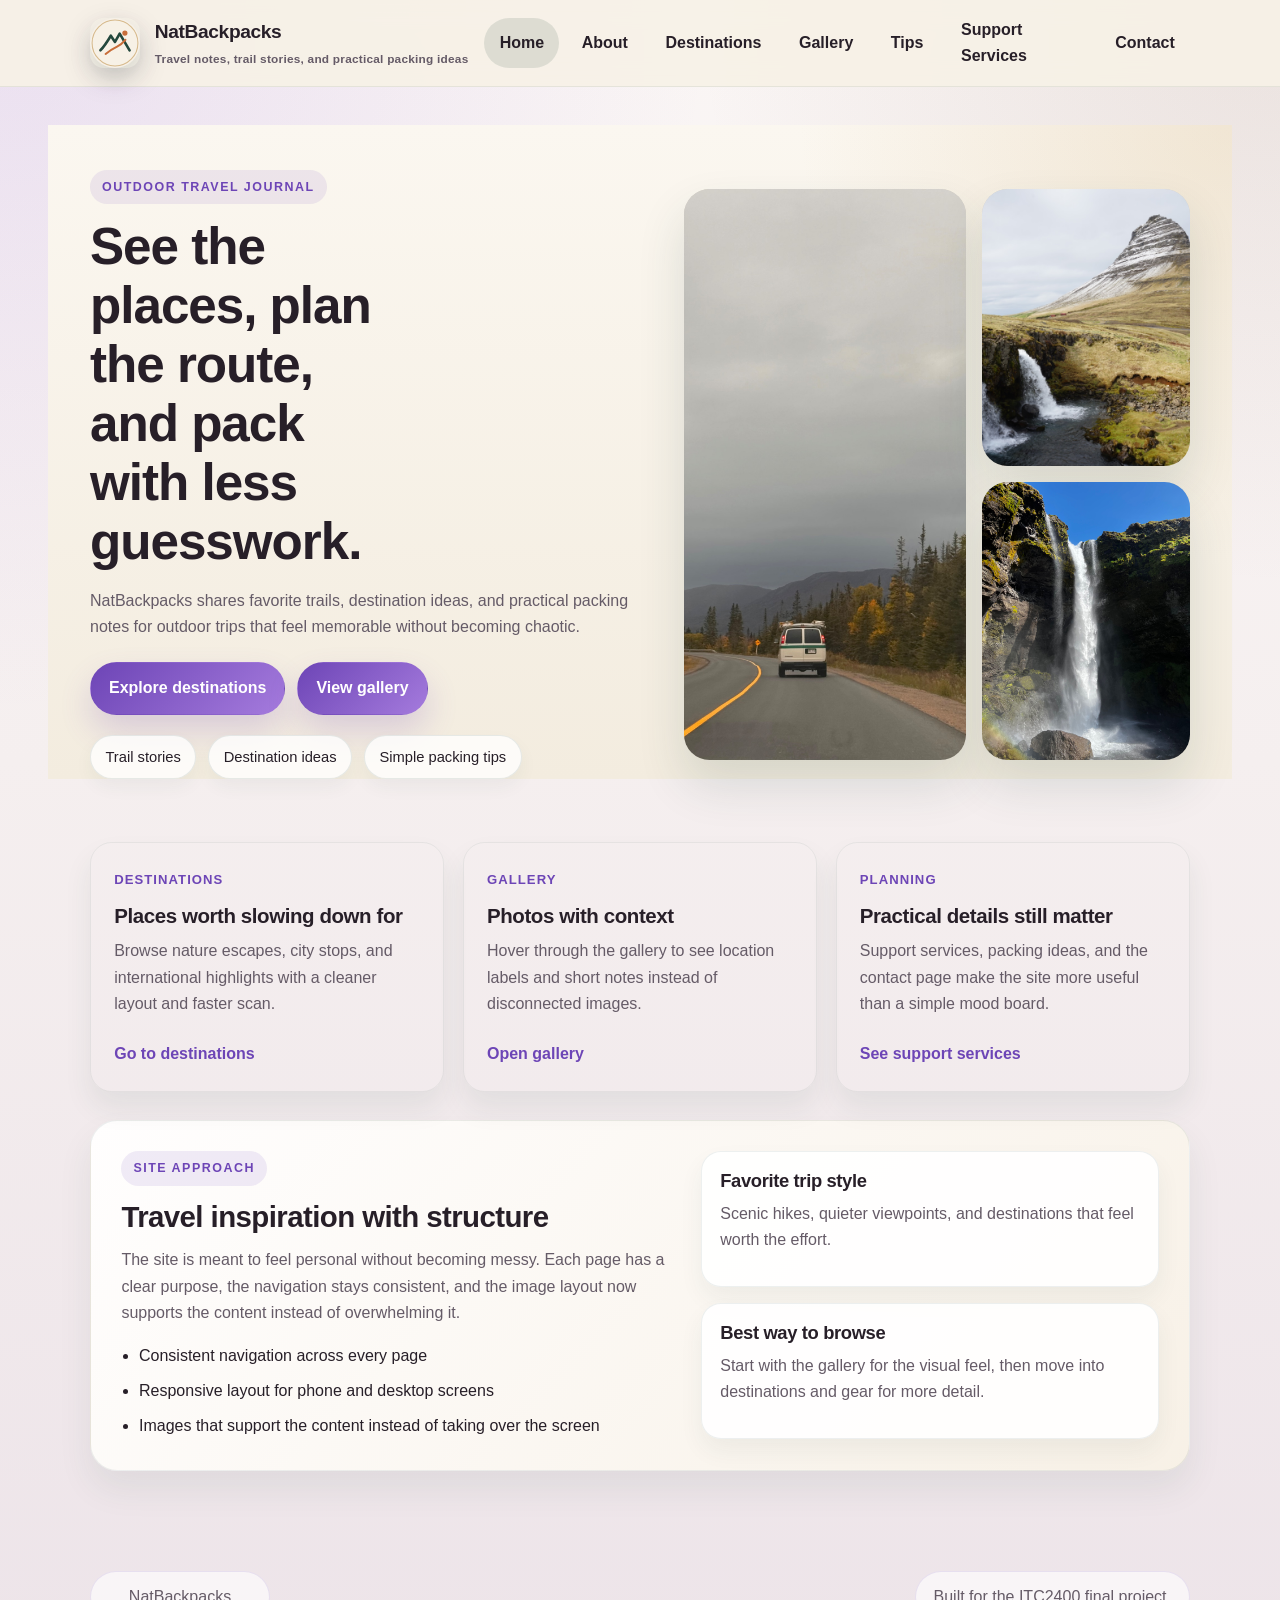
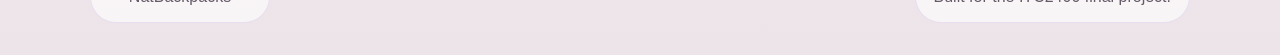
<file: index.html>
<!DOCTYPE html>
<html lang="en">
  <head>
    <meta charset="UTF-8">
    <meta name="viewport" content="width=device-width, initial-scale=1.0">
    <title>NatBackpacks | Home</title>
    <link rel="stylesheet" href="css/styles.css">
    <script defer src="js/script.js"></script>
  </head>
  <body>
    <header class="site-header">
      <div class="container header-inner">
        <a class="brand" href="index.html" aria-label="NatBackpacks home">
          <span class="brand-mark" aria-hidden="true"><img src="images/logo-mark.svg" alt=""></span>
          <span class="brand-copy">
            <span class="brand-title">NatBackpacks</span>
            <span class="brand-tag">Travel notes, trail stories, and practical packing ideas</span>
          </span>
        </a>
        <button class="nav-toggle" aria-label="Open navigation" aria-expanded="false">☰</button>
        <nav class="site-nav" aria-label="Primary navigation">
          <ul>
            <li><a class="active" href="index.html">Home</a></li>
            <li><a href="about.html">About</a></li>
            <li><a href="destinations.html">Destinations</a></li>
            <li><a href="gallery.html">Gallery</a></li>
            <li><a href="tips.html">Tips</a></li>
            <li><a href="services.html">Support Services</a></li>
            <li><a href="contact.html">Contact</a></li>
          </ul>
        </nav>
      </div>
    </header>

    <main>
      <section class="hero home-hero home-hero-split">
        <div class="container hero-split">
          <div class="hero-copy">
            <p class="eyebrow">Outdoor travel journal</p>
            <h1>See the places, plan the route, and pack with less guesswork.</h1>
            <p>
              NatBackpacks shares favorite trails, destination ideas, and practical packing notes for outdoor trips that feel memorable without becoming chaotic.
            </p>
            <div class="hero-actions">
              <a class="button" href="destinations.html">Explore destinations</a>
              <a class="button button-secondary" href="gallery.html">View gallery</a>
            </div>
            <ul class="hero-pills" aria-label="Site highlights">
              <li>Trail stories</li>
              <li>Destination ideas</li>
              <li>Simple packing tips</li>
            </ul>
          </div>

          <div class="hero-mosaic" aria-hidden="true">
            <figure class="hero-shot hero-shot-large">
              <img src="images/hero-road.jpg" alt="Scenic road winding through mountain landscape" loading="eager">
            </figure>
            <figure class="hero-shot hero-shot-small">
              <img src="images/gallery-2.jpg" alt="Mountain reflected in calm water" loading="lazy">
            </figure>
            <figure class="hero-shot hero-shot-small accent-shot">
              <img src="images/home-nature.jpg" alt="Waterfall flowing through lush greenery" loading="lazy">
            </figure>
          </div>
        </div>
      </section>

      <section class="section home-value-strip">
        <div class="container quick-grid">
          <article class="quick-card">
            <span class="quick-kicker">Destinations</span>
            <h2>Places worth slowing down for</h2>
            <p>Browse nature escapes, city stops, and international highlights with a cleaner layout and faster scan.</p>
            <a href="destinations.html">Go to destinations</a>
          </article>
          <article class="quick-card">
            <span class="quick-kicker">Gallery</span>
            <h2>Photos with context</h2>
            <p>Hover through the gallery to see location labels and short notes instead of disconnected images.</p>
            <a href="gallery.html">Open gallery</a>
          </article>
          <article class="quick-card">
            <span class="quick-kicker">Planning</span>
            <h2>Practical details still matter</h2>
            <p>Support services, packing ideas, and the contact page make the site more useful than a simple mood board.</p>
            <a href="services.html">See support services</a>
          </article>
        </div>
      </section>

      <section class="section">
        <div class="container feature-panel">
          <div class="feature-copy">
            <p class="eyebrow">Site approach</p>
            <h2>Travel inspiration with structure</h2>
            <p>
              The site is meant to feel personal without becoming messy. Each page has a clear purpose, the navigation stays consistent, and the image layout now supports the content instead of overwhelming it.
            </p>
            <ul class="feature-list">
              <li>Consistent navigation across every page</li>
              <li>Responsive layout for phone and desktop screens</li>
              <li>Images that support the content instead of taking over the screen</li>
            </ul>
          </div>
          <div class="feature-stack">
            <article class="mini-panel">
              <h3>Favorite trip style</h3>
              <p>Scenic hikes, quieter viewpoints, and destinations that feel worth the effort.</p>
            </article>
            <article class="mini-panel">
              <h3>Best way to browse</h3>
              <p>Start with the gallery for the visual feel, then move into destinations and gear for more detail.</p>
            </article>
          </div>
        </div>
      </section>
    </main>

    <footer class="site-footer">
      <div class="container footer-inner">
        <p>NatBackpacks</p>
        <p>Built for the ITC2400 final project.</p>
      </div>
    </footer>
  </body>
</html>
</file>
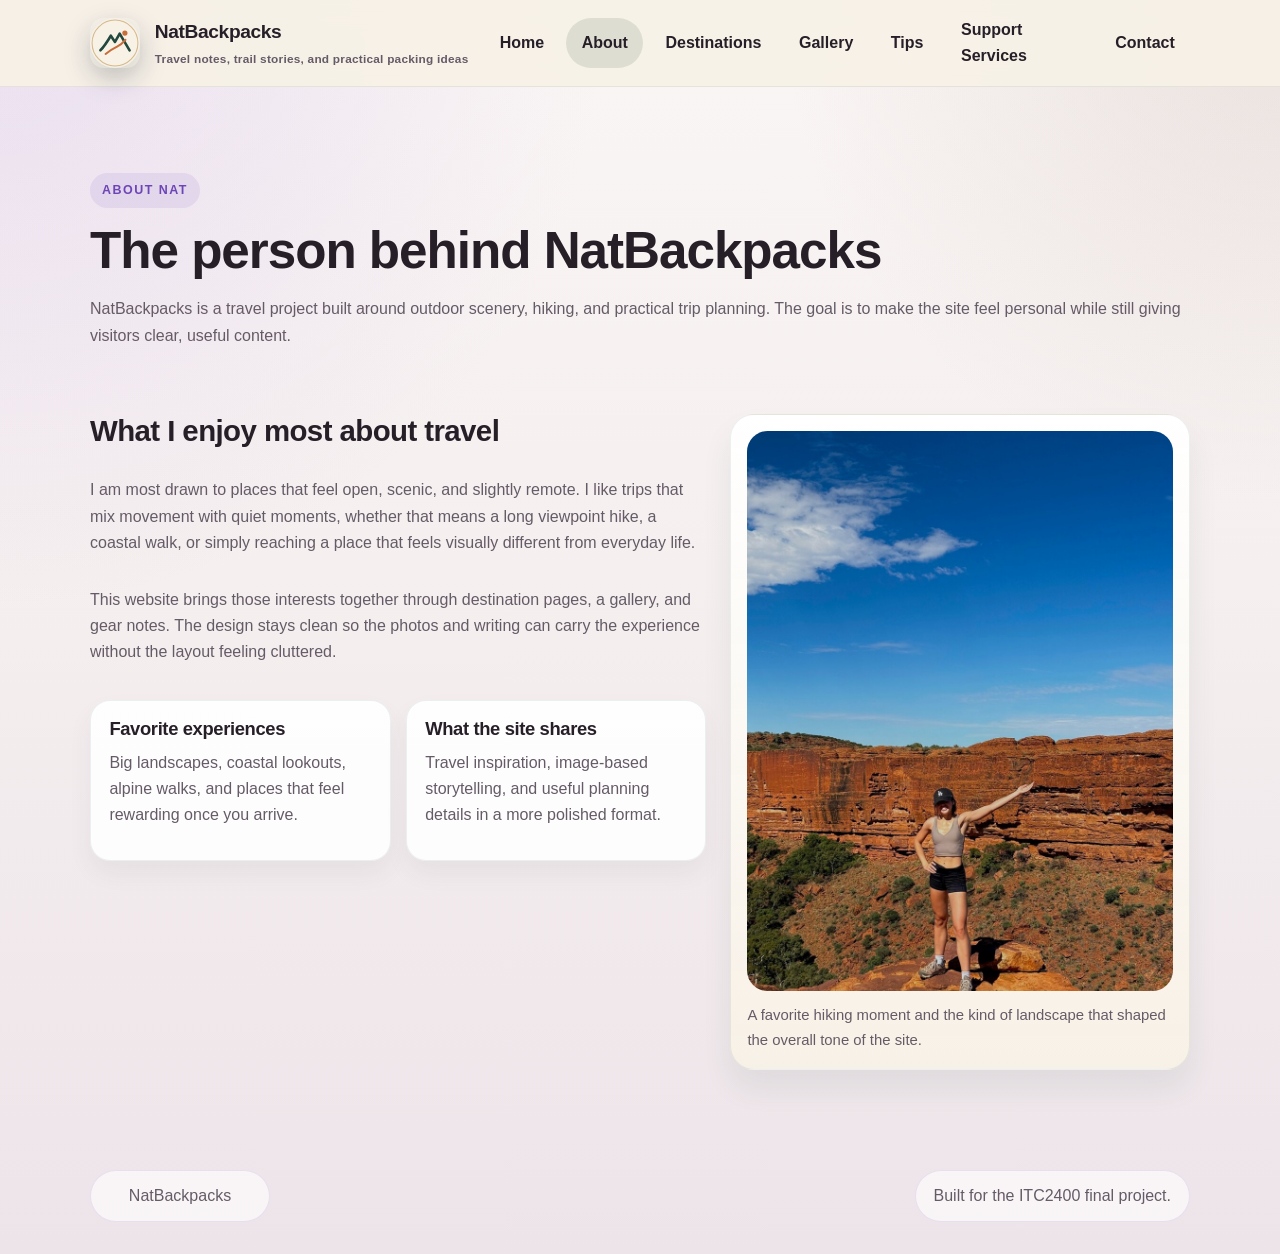
<file: about.html>
<!DOCTYPE html>
<html lang="en">
  <head>
    <meta charset="UTF-8">
    <meta name="viewport" content="width=device-width, initial-scale=1.0">
    <title>NatBackpacks | About</title>
    <link rel="stylesheet" href="css/styles.css">
    <script defer src="js/script.js"></script>
  </head>
  <body>
    <header class="site-header">
      <div class="container header-inner">
        <a class="brand" href="index.html" aria-label="NatBackpacks home">
          <span class="brand-mark" aria-hidden="true"><img src="images/logo-mark.svg" alt=""></span>
          <span class="brand-copy">
            <span class="brand-title">NatBackpacks</span>
            <span class="brand-tag">Travel notes, trail stories, and practical packing ideas</span>
          </span>
        </a>
        <button class="nav-toggle" aria-label="Open navigation" aria-expanded="false">☰</button>
        <nav class="site-nav" aria-label="Primary navigation">
          <ul>
            <li><a href="index.html">Home</a></li>
            <li><a class="active" href="about.html">About</a></li>
            <li><a href="destinations.html">Destinations</a></li>
            <li><a href="gallery.html">Gallery</a></li>
            <li><a href="tips.html">Tips</a></li>
            <li><a href="services.html">Support Services</a></li>
            <li><a href="contact.html">Contact</a></li>
          </ul>
        </nav>
      </div>
    </header>

    <main>
      <section class="page-intro compact-intro">
        <div class="container">
          <p class="eyebrow">About Nat</p>
          <h1>The person behind NatBackpacks</h1>
          <p>
            NatBackpacks is a travel project built around outdoor scenery, hiking, and practical trip planning. The goal is to make the site feel personal while still giving visitors clear, useful content.
          </p>
        </div>
      </section>

      <section class="section">
        <div class="container page-grid about-grid">
          <div class="page-copy about-copy">
            <h2>What I enjoy most about travel</h2>
            <p>
              I am most drawn to places that feel open, scenic, and slightly remote. I like trips that mix movement with quiet moments, whether that means a long viewpoint hike, a coastal walk, or simply reaching a place that feels visually different from everyday life.
            </p>
            <p>
              This website brings those interests together through destination pages, a gallery, and gear notes. The design stays clean so the photos and writing can carry the experience without the layout feeling cluttered.
            </p>

            <div class="about-notes">
              <article class="note-card">
                <h3>Favorite experiences</h3>
                <p>Big landscapes, coastal lookouts, alpine walks, and places that feel rewarding once you arrive.</p>
              </article>
              <article class="note-card">
                <h3>What the site shares</h3>
                <p>Travel inspiration, image-based storytelling, and useful planning details in a more polished format.</p>
              </article>
            </div>
          </div>

          <figure class="profile-card">
            <img class="profile-photo" src="images/about-nat.jpg" alt="Nat standing at a red-rock lookout during a hiking trip" loading="lazy">
            <figcaption>A favorite hiking moment and the kind of landscape that shaped the overall tone of the site.</figcaption>
          </figure>
        </div>
      </section>
    </main>

    <footer class="site-footer">
      <div class="container footer-inner">
        <p>NatBackpacks</p>
        <p>Built for the ITC2400 final project.</p>
      </div>
    </footer>
  </body>
</html>
</file>
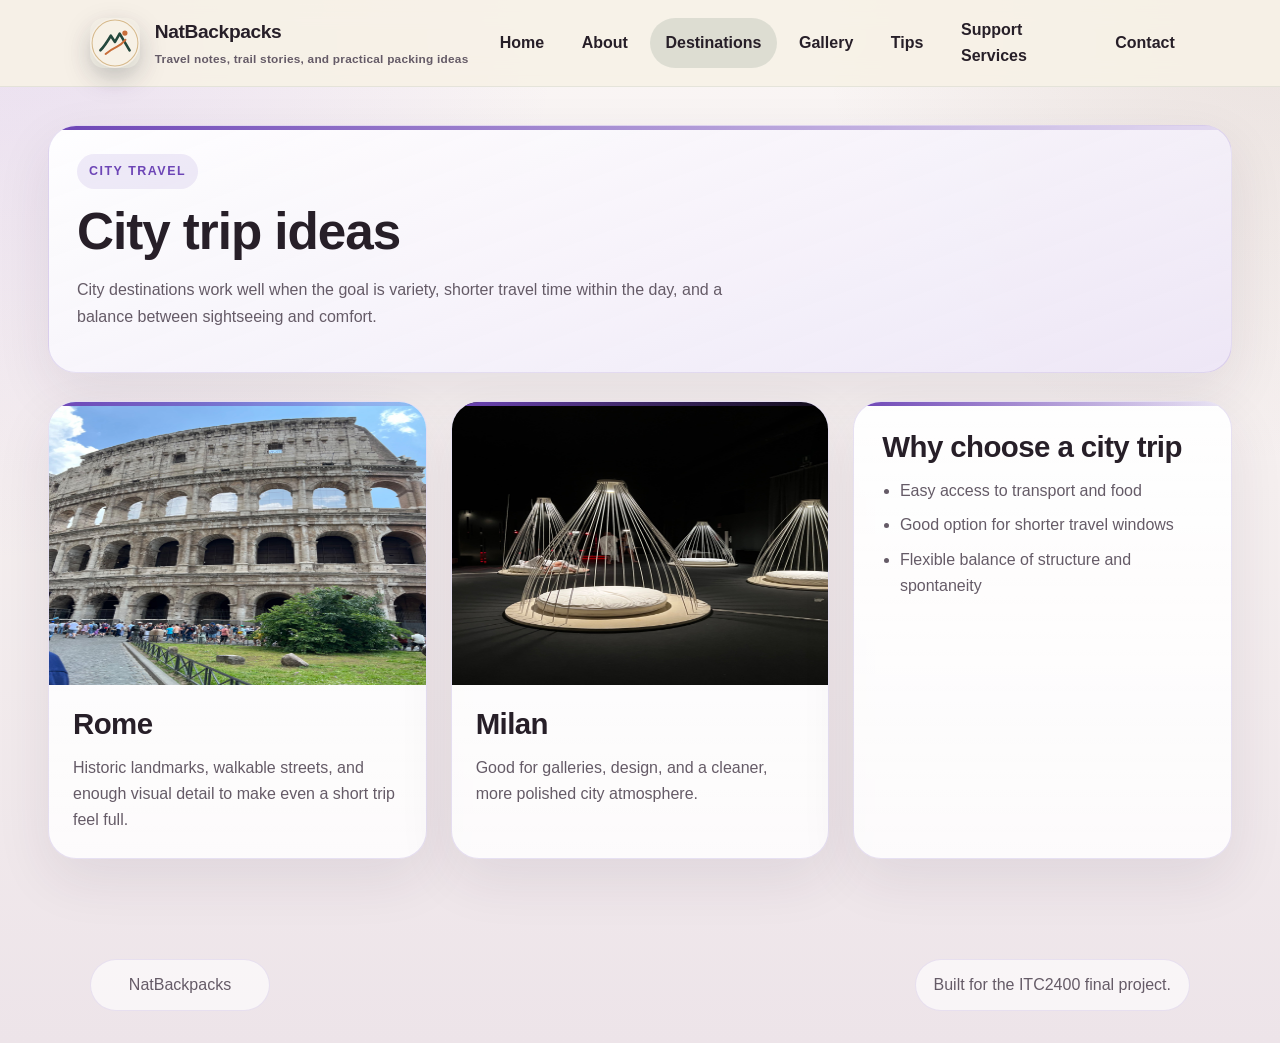
<file: city.html>
<!DOCTYPE html>
<html lang="en">
<head>
  <meta charset="UTF-8">
  <meta name="viewport" content="width=device-width, initial-scale=1.0">
  <title>City Trips | NatBackpacks</title>
  <link rel="stylesheet" href="css/styles.css">
    <script defer src="js/script.js"></script>
  </head>
<body>
  <header class="site-header">
      <div class="container header-inner">
        <a class="brand" href="index.html" aria-label="NatBackpacks home">
          <span class="brand-mark" aria-hidden="true"><img src="images/logo-mark.svg" alt=""></span>
          <span class="brand-copy">
            <span class="brand-title">NatBackpacks</span>
            <span class="brand-tag">Travel notes, trail stories, and practical packing ideas</span>
          </span>
        </a>
        <button class="nav-toggle" aria-label="Open navigation" aria-expanded="false">☰</button>
        <nav class="site-nav" aria-label="Primary navigation">
          <ul>
            <li><a href="index.html">Home</a></li>
            <li><a href="about.html">About</a></li>
            <li><a class="active" href="destinations.html">Destinations</a></li>
            <li><a href="gallery.html">Gallery</a></li>
            <li><a href="tips.html">Tips</a></li>
            <li><a href="services.html">Support Services</a></li>
            <li><a href="contact.html">Contact</a></li>
          </ul>
        </nav>
      </div>
    </header>
  <main>
    <section class="page-header card tint">
      <p class="eyebrow">City travel</p>
      <h1>City trip ideas</h1>
      <p>City destinations work well when the goal is variety, shorter travel time within the day, and a balance between sightseeing and comfort.</p>
    </section>

    <section class="city-grid">
      <article class="card city-card">
        <img src="images/city-main.jpg" alt="Colosseum in Rome">
        <div class="copy">
          <h2>Rome</h2>
          <p>Historic landmarks, walkable streets, and enough visual detail to make even a short trip feel full.</p>
        </div>
      </article>
      <article class="card city-card">
        <img src="images/city-secondary.jpg" alt="Modern installation in Milan">
        <div class="copy">
          <h2>Milan</h2>
          <p>Good for galleries, design, and a cleaner, more polished city atmosphere.</p>
        </div>
      </article>
      <article class="card">
        <h2>Why choose a city trip</h2>
        <ul class="city-list">
          <li>Easy access to transport and food</li>
          <li>Good option for shorter travel windows</li>
          <li>Flexible balance of structure and spontaneity</li>
        </ul>
      </article>
    </section>
  </main>

  <footer class="site-footer">
      <div class="container footer-inner">
        <p>NatBackpacks</p>
        <p>Built for the ITC2400 final project.</p>
      </div>
    </footer>

</body>
</html>
</file>
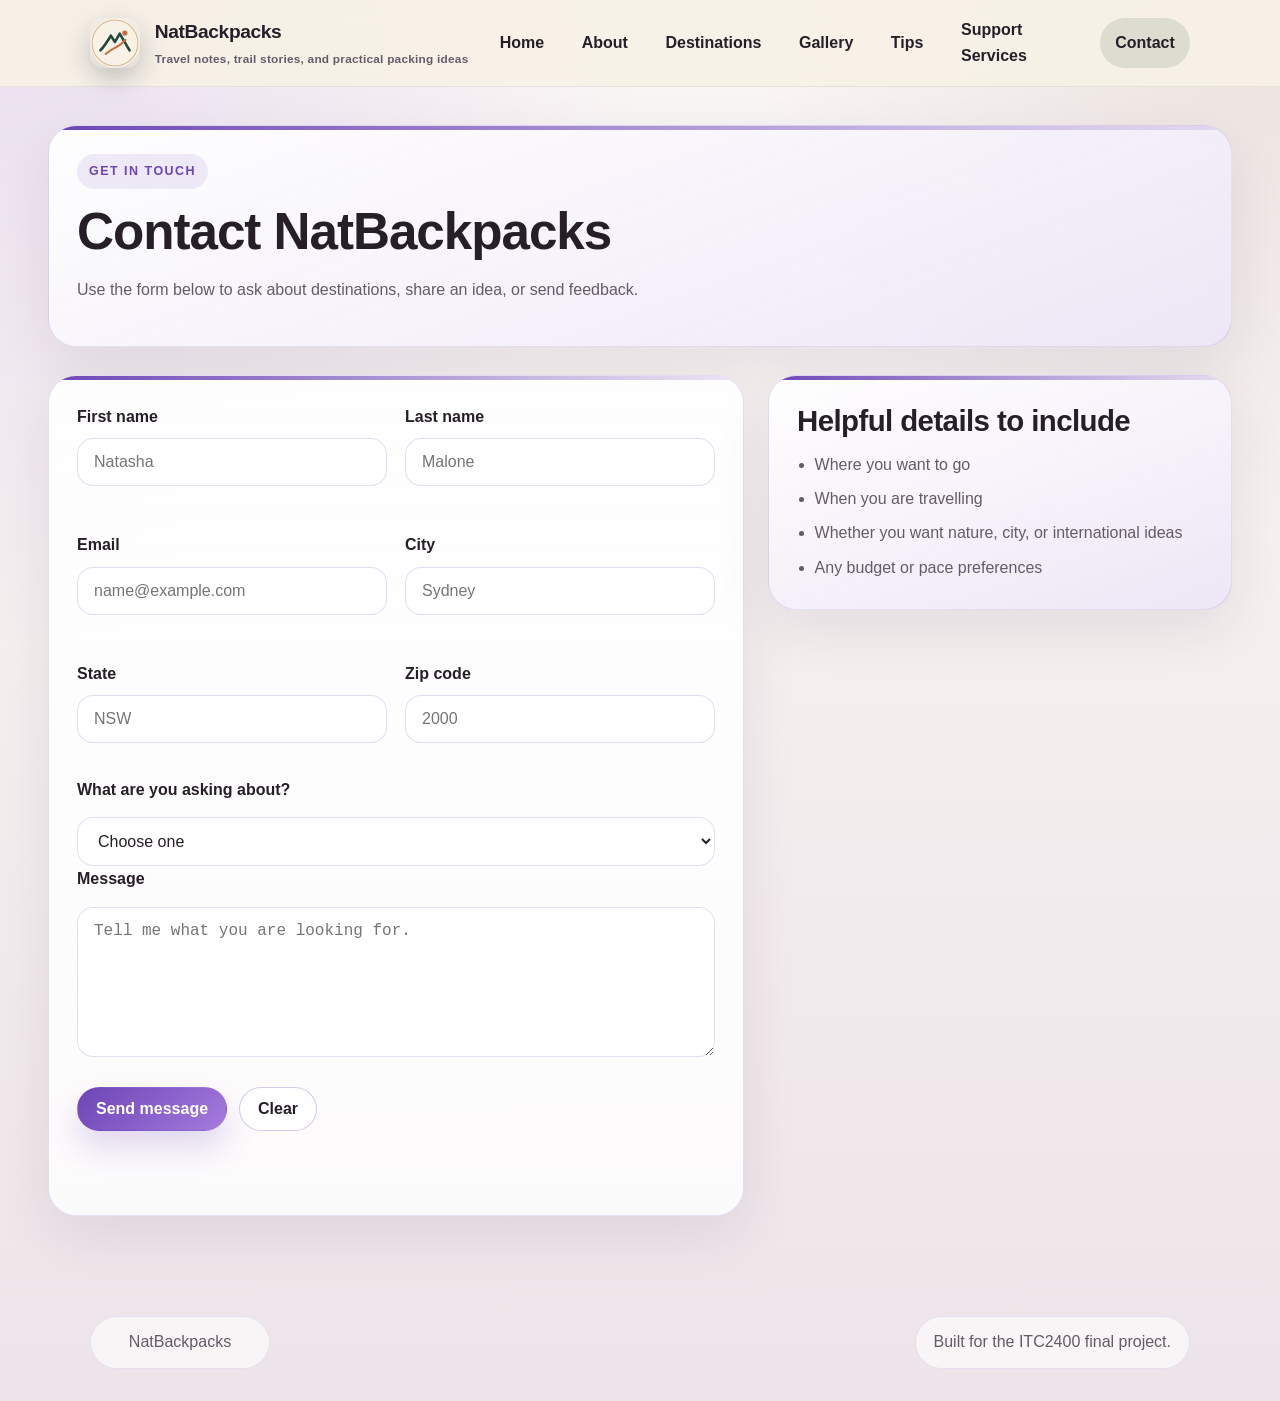
<file: contact.html>
<!DOCTYPE html>
<html lang="en">
<head>
  <meta charset="UTF-8">
  <meta name="viewport" content="width=device-width, initial-scale=1.0">
  <title>Contact | NatBackpacks</title>
  <link rel="stylesheet" href="css/styles.css">
    <script defer src="js/script.js"></script>
  </head>
<body>
  <header class="site-header">
      <div class="container header-inner">
        <a class="brand" href="index.html" aria-label="NatBackpacks home">
          <span class="brand-mark" aria-hidden="true"><img src="images/logo-mark.svg" alt=""></span>
          <span class="brand-copy">
            <span class="brand-title">NatBackpacks</span>
            <span class="brand-tag">Travel notes, trail stories, and practical packing ideas</span>
          </span>
        </a>
        <button class="nav-toggle" aria-label="Open navigation" aria-expanded="false">☰</button>
        <nav class="site-nav" aria-label="Primary navigation">
          <ul>
            <li><a href="index.html">Home</a></li>
            <li><a href="about.html">About</a></li>
            <li><a href="destinations.html">Destinations</a></li>
            <li><a href="gallery.html">Gallery</a></li>
            <li><a href="tips.html">Tips</a></li>
            <li><a href="services.html">Support Services</a></li>
            <li><a class="active" href="contact.html">Contact</a></li>
          </ul>
        </nav>
      </div>
    </header>

  <main>
    <section class="page-header card tint">
      <p class="eyebrow">Get in touch</p>
      <h1>Contact NatBackpacks</h1>
      <p>Use the form below to ask about destinations, share an idea, or send feedback.</p>
    </section>

    <section class="contact-grid">
      <article class="contact-form-card card">
        <form id="contactForm" novalidate>
          <div class="form-grid">
            <div>
              <label for="firstName">First name</label>
              <input type="text" id="firstName" name="firstName" placeholder="Natasha" required>
              <p class="field-error" id="firstNameError"></p>
            </div>

            <div>
              <label for="lastName">Last name</label>
              <input type="text" id="lastName" name="lastName" placeholder="Malone" required>
              <p class="field-error" id="lastNameError"></p>
            </div>

            <div>
              <label for="email">Email</label>
              <input type="email" id="email" name="email" placeholder="name@example.com" required>
              <p class="field-error" id="emailError"></p>
            </div>

            <div>
              <label for="city">City</label>
              <input type="text" id="city" name="city" placeholder="Sydney" required>
              <p class="field-error" id="cityError"></p>
            </div>

            <div>
              <label for="state">State</label>
              <input type="text" id="state" name="state" placeholder="NSW">
            </div>

            <div>
              <label for="zip">Zip code</label>
              <input type="text" id="zip" name="zip" placeholder="2000" required>
              <p class="field-error" id="zipError"></p>
            </div>
          </div>

          <label for="topic">What are you asking about?</label>
          <select id="topic" name="topic">
            <option value="">Choose one</option>
            <option value="destination">A destination</option>
            <option value="planning">A planning question</option>
            <option value="services">A support service</option>
            <option value="feedback">General feedback</option>
          </select>

          <label for="message">Message</label>
          <textarea id="message" name="message" rows="6" placeholder="Tell me what you are looking for."></textarea>

          <div class="form-actions">
            <button type="submit" class="button">Send message</button>
            <button type="reset" class="button secondary">Clear</button>
          </div>

          <p class="success-message" id="successMessage"></p>
        </form>
      </article>

      <aside class="card tint">
        <h2>Helpful details to include</h2>
        <ul class="city-list">
          <li>Where you want to go</li>
          <li>When you are travelling</li>
          <li>Whether you want nature, city, or international ideas</li>
          <li>Any budget or pace preferences</li>
        </ul>
      </aside>
    </section>
  </main>

  <footer class="site-footer">
      <div class="container footer-inner">
        <p>NatBackpacks</p>
        <p>Built for the ITC2400 final project.</p>
      </div>
    </footer>

  <script src="js/form.js"></script>
</body>
</html>
</file>
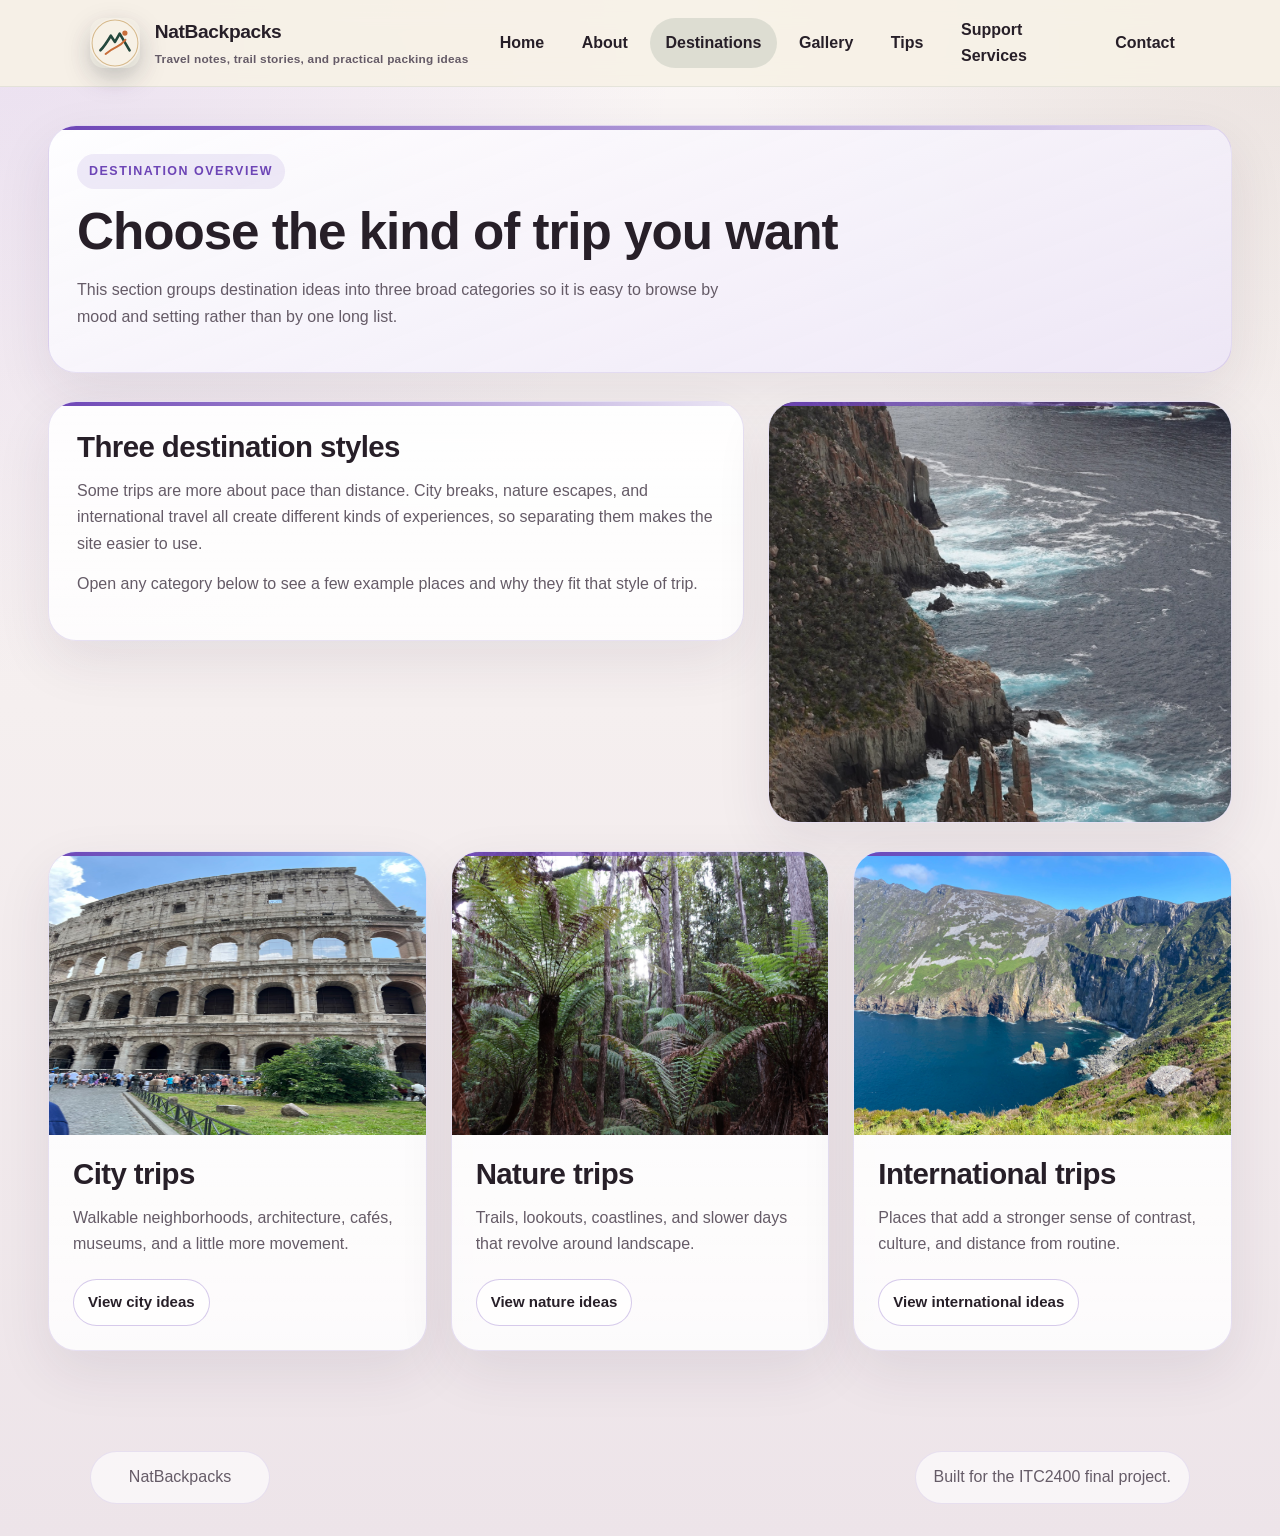
<file: destinations.html>
<!DOCTYPE html>
<html lang="en">
<head>
  <meta charset="UTF-8">
  <meta name="viewport" content="width=device-width, initial-scale=1.0">
  <title>Destinations | NatBackpacks</title>
  <link rel="stylesheet" href="css/styles.css">
    <script defer src="js/script.js"></script>
  </head>
<body>
  <header class="site-header">
      <div class="container header-inner">
        <a class="brand" href="index.html" aria-label="NatBackpacks home">
          <span class="brand-mark" aria-hidden="true"><img src="images/logo-mark.svg" alt=""></span>
          <span class="brand-copy">
            <span class="brand-title">NatBackpacks</span>
            <span class="brand-tag">Travel notes, trail stories, and practical packing ideas</span>
          </span>
        </a>
        <button class="nav-toggle" aria-label="Open navigation" aria-expanded="false">☰</button>
        <nav class="site-nav" aria-label="Primary navigation">
          <ul>
            <li><a href="index.html">Home</a></li>
            <li><a href="about.html">About</a></li>
            <li><a class="active" href="destinations.html">Destinations</a></li>
            <li><a href="gallery.html">Gallery</a></li>
            <li><a href="tips.html">Tips</a></li>
            <li><a href="services.html">Support Services</a></li>
            <li><a href="contact.html">Contact</a></li>
          </ul>
        </nav>
      </div>
    </header>
  <main>
    <section class="page-header card tint">
      <p class="eyebrow">Destination overview</p>
      <h1>Choose the kind of trip you want</h1>
      <p>This section groups destination ideas into three broad categories so it is easy to browse by mood and setting rather than by one long list.</p>
    </section>

    <section class="page-grid">
      <article class="card">
        <h2>Three destination styles</h2>
        <p>Some trips are more about pace than distance. City breaks, nature escapes, and international travel all create different kinds of experiences, so separating them makes the site easier to use.</p>
        <p>Open any category below to see a few example places and why they fit that style of trip.</p>
      </article>
      <figure class="card image-card">
        <img src="images/destinations-lead.jpg" alt="Wide scenic road trip landscape">
      </figure>
    </section>

    <section class="destination-grid">
      <article class="card destination-card">
        <img src="images/city-main.jpg" alt="City skyline at dusk">
        <div class="copy">
          <h2>City trips</h2>
          <p>Walkable neighborhoods, architecture, cafés, museums, and a little more movement.</p>
          <div class="hero-actions"><a class="button secondary small" href="city.html">View city ideas</a></div>
        </div>
      </article>

      <article class="card destination-card">
        <img src="images/nature-main.jpg" alt="Forest trail through a green landscape">
        <div class="copy">
          <h2>Nature trips</h2>
          <p>Trails, lookouts, coastlines, and slower days that revolve around landscape.</p>
          <div class="hero-actions"><a class="button secondary small" href="nature.html">View nature ideas</a></div>
        </div>
      </article>

      <article class="card destination-card">
        <img src="images/international-main.jpg" alt="European style street with historic buildings">
        <div class="copy">
          <h2>International trips</h2>
          <p>Places that add a stronger sense of contrast, culture, and distance from routine.</p>
          <div class="hero-actions"><a class="button secondary small" href="international.html">View international ideas</a></div>
        </div>
      </article>
    </section>
  </main>

  <footer class="site-footer">
      <div class="container footer-inner">
        <p>NatBackpacks</p>
        <p>Built for the ITC2400 final project.</p>
      </div>
    </footer>

</body>
</html>
</file>
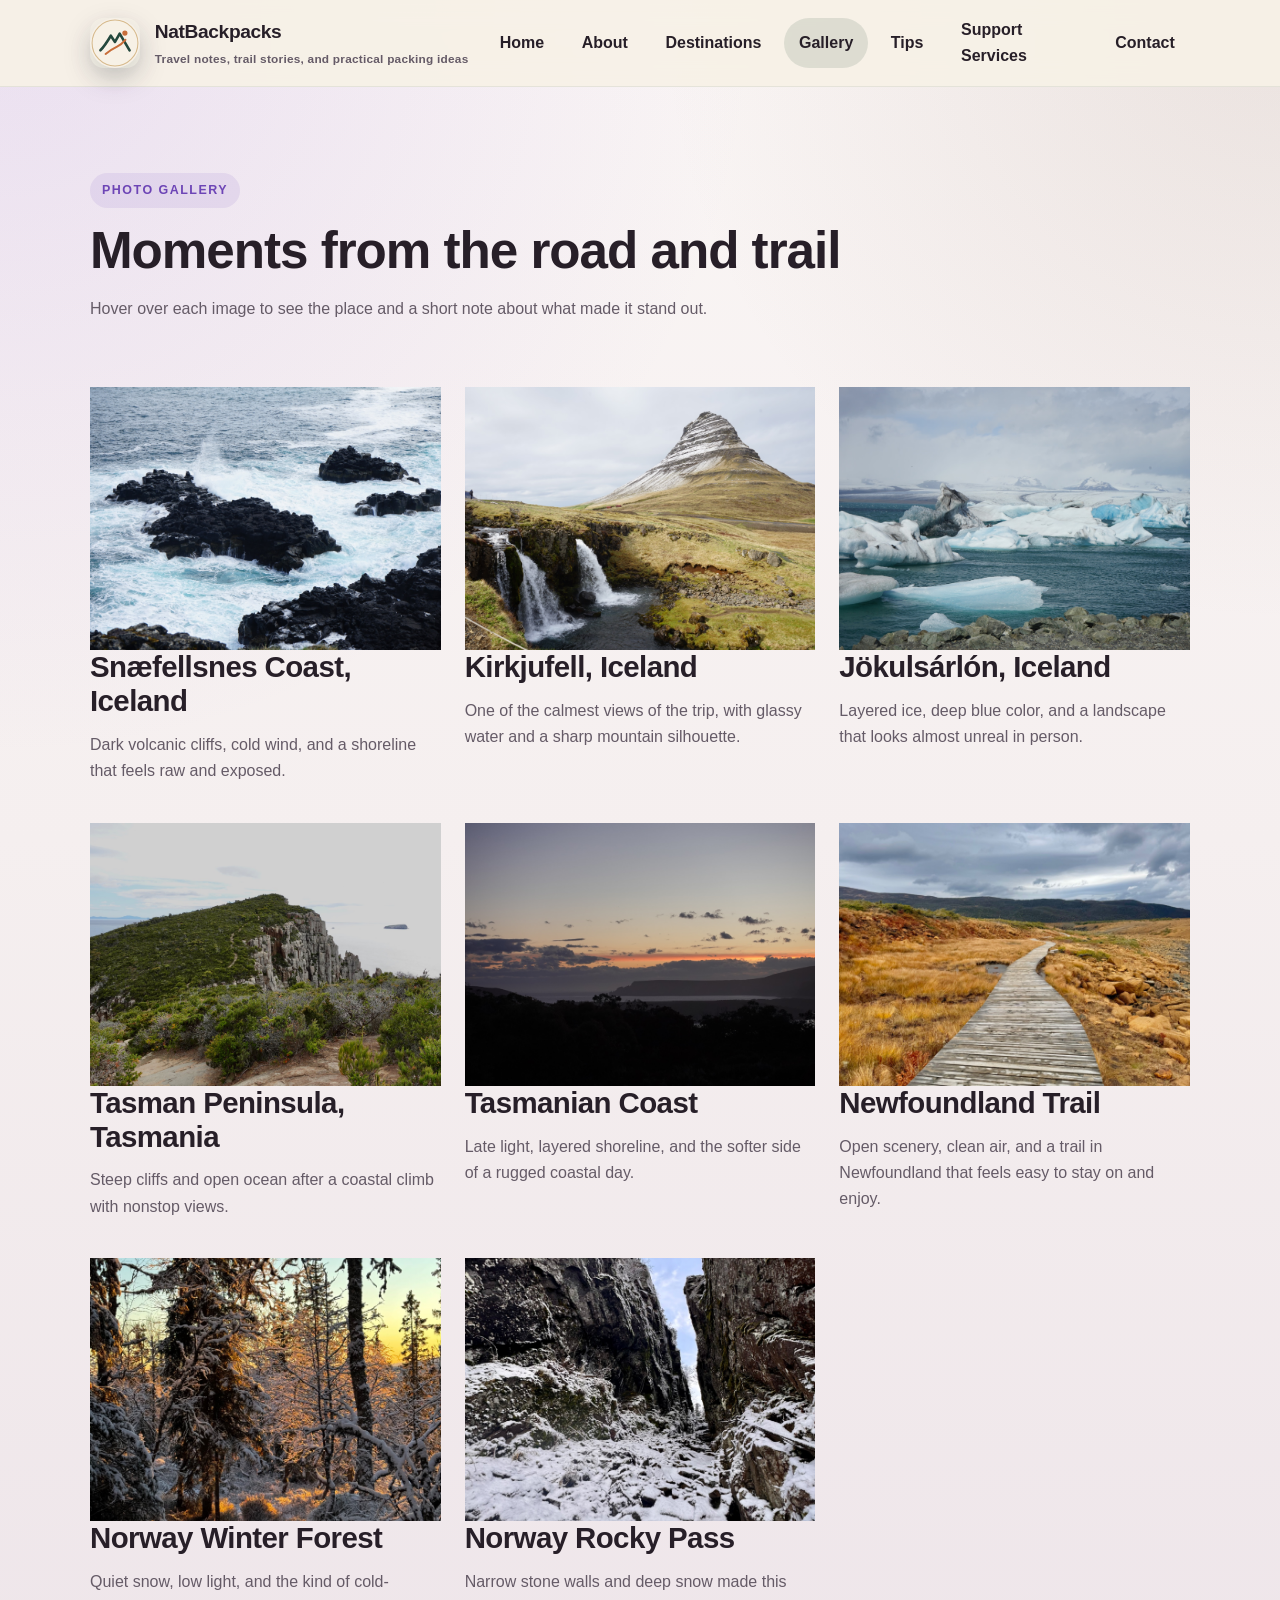
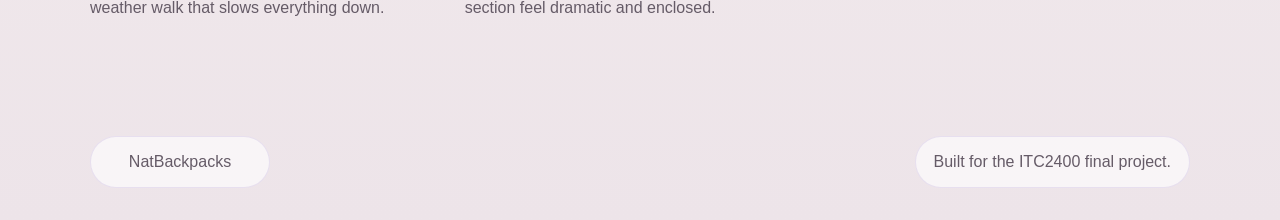
<file: gallery.html>
<!DOCTYPE html>
<html lang="en">
  <head>
    <meta charset="UTF-8">
    <meta name="viewport" content="width=device-width, initial-scale=1.0">
    <title>NatBackpacks | Gallery</title>
    <link rel="stylesheet" href="css/styles.css">
    <script defer src="js/script.js"></script>
  </head>
  <body>
    <header class="site-header">
      <div class="container header-inner">
        <a class="brand" href="index.html" aria-label="NatBackpacks home">
          <span class="brand-mark" aria-hidden="true"><img src="images/logo-mark.svg" alt=""></span>
          <span class="brand-copy">
            <span class="brand-title">NatBackpacks</span>
            <span class="brand-tag">Travel notes, trail stories, and practical packing ideas</span>
          </span>
        </a>
        <button class="nav-toggle" aria-label="Open navigation" aria-expanded="false">☰</button>
        <nav class="site-nav" aria-label="Primary navigation">
          <ul>
            <li><a href="index.html">Home</a></li>
            <li><a href="about.html">About</a></li>
            <li><a href="destinations.html">Destinations</a></li>
            <li><a class="active" href="gallery.html">Gallery</a></li>
            <li><a href="tips.html">Tips</a></li>
            <li><a href="services.html">Support Services</a></li>
            <li><a href="contact.html">Contact</a></li>
          </ul>
        </nav>
      </div>
    </header>

    <main>
      <section class="page-intro compact-intro">
        <div class="container">
          <p class="eyebrow">Photo gallery</p>
          <h1>Moments from the road and trail</h1>
          <p>Hover over each image to see the place and a short note about what made it stand out.</p>
        </div>
      </section>

      <section class="section">
        <div class="container gallery-grid">
          <figure class="gallery-card">
            <img src="images/gallery-1.jpg" alt="Clifftop view over a rocky Iceland coastline" loading="lazy">
            <figcaption class="gallery-overlay">
              <h2>Snæfellsnes Coast, Iceland</h2>
              <p>Dark volcanic cliffs, cold wind, and a shoreline that feels raw and exposed.</p>
            </figcaption>
          </figure>

          <figure class="gallery-card">
            <img src="images/gallery-2.jpg" alt="Kirkjufell mountain reflected in the water" loading="lazy">
            <figcaption class="gallery-overlay">
              <h2>Kirkjufell, Iceland</h2>
              <p>One of the calmest views of the trip, with glassy water and a sharp mountain silhouette.</p>
            </figcaption>
          </figure>

          <figure class="gallery-card">
            <img src="images/gallery-3.jpg" alt="Blue glacier ice floating in a lagoon" loading="lazy">
            <figcaption class="gallery-overlay">
              <h2>Jökulsárlón, Iceland</h2>
              <p>Layered ice, deep blue color, and a landscape that looks almost unreal in person.</p>
            </figcaption>
          </figure>

          <figure class="gallery-card">
            <img src="images/gallery-4.jpg" alt="High sea cliffs along the Tasmanian coast" loading="lazy">
            <figcaption class="gallery-overlay">
              <h2>Tasman Peninsula, Tasmania</h2>
              <p>Steep cliffs and open ocean after a coastal climb with nonstop views.</p>
            </figcaption>
          </figure>

          <figure class="gallery-card">
            <img src="images/gallery-5.jpg" alt="Sunset over a rugged coastline" loading="lazy">
            <figcaption class="gallery-overlay">
              <h2>Tasmanian Coast</h2>
              <p>Late light, layered shoreline, and the softer side of a rugged coastal day.</p>
            </figcaption>
          </figure>

          <figure class="gallery-card">
            <img src="images/gallery-6.jpg" alt="Boardwalk trail in Newfoundland" loading="lazy">
            <figcaption class="gallery-overlay">
              <h2>Newfoundland Trail</h2>
              <p>Open scenery, clean air, and a trail in Newfoundland that feels easy to stay on and enjoy.</p>
            </figcaption>
          </figure>

          <figure class="gallery-card">
            <img src="images/gallery-7.jpg" alt="Snow-covered forest path in Norway" loading="lazy">
            <figcaption class="gallery-overlay">
              <h2>Norway Winter Forest</h2>
              <p>Quiet snow, low light, and the kind of cold-weather walk that slows everything down.</p>
            </figcaption>
          </figure>

          <figure class="gallery-card">
            <img src="images/gallery-8.jpg" alt="Snow trail between rock walls in Norway" loading="lazy">
            <figcaption class="gallery-overlay">
              <h2>Norway Rocky Pass</h2>
              <p>Narrow stone walls and deep snow made this section feel dramatic and enclosed.</p>
            </figcaption>
          </figure>
        </div>
      </section>
    </main>

    <footer class="site-footer">
      <div class="container footer-inner">
        <p>NatBackpacks</p>
        <p>Built for the ITC2400 final project.</p>
      </div>
    </footer>
  </body>
</html>
</file>
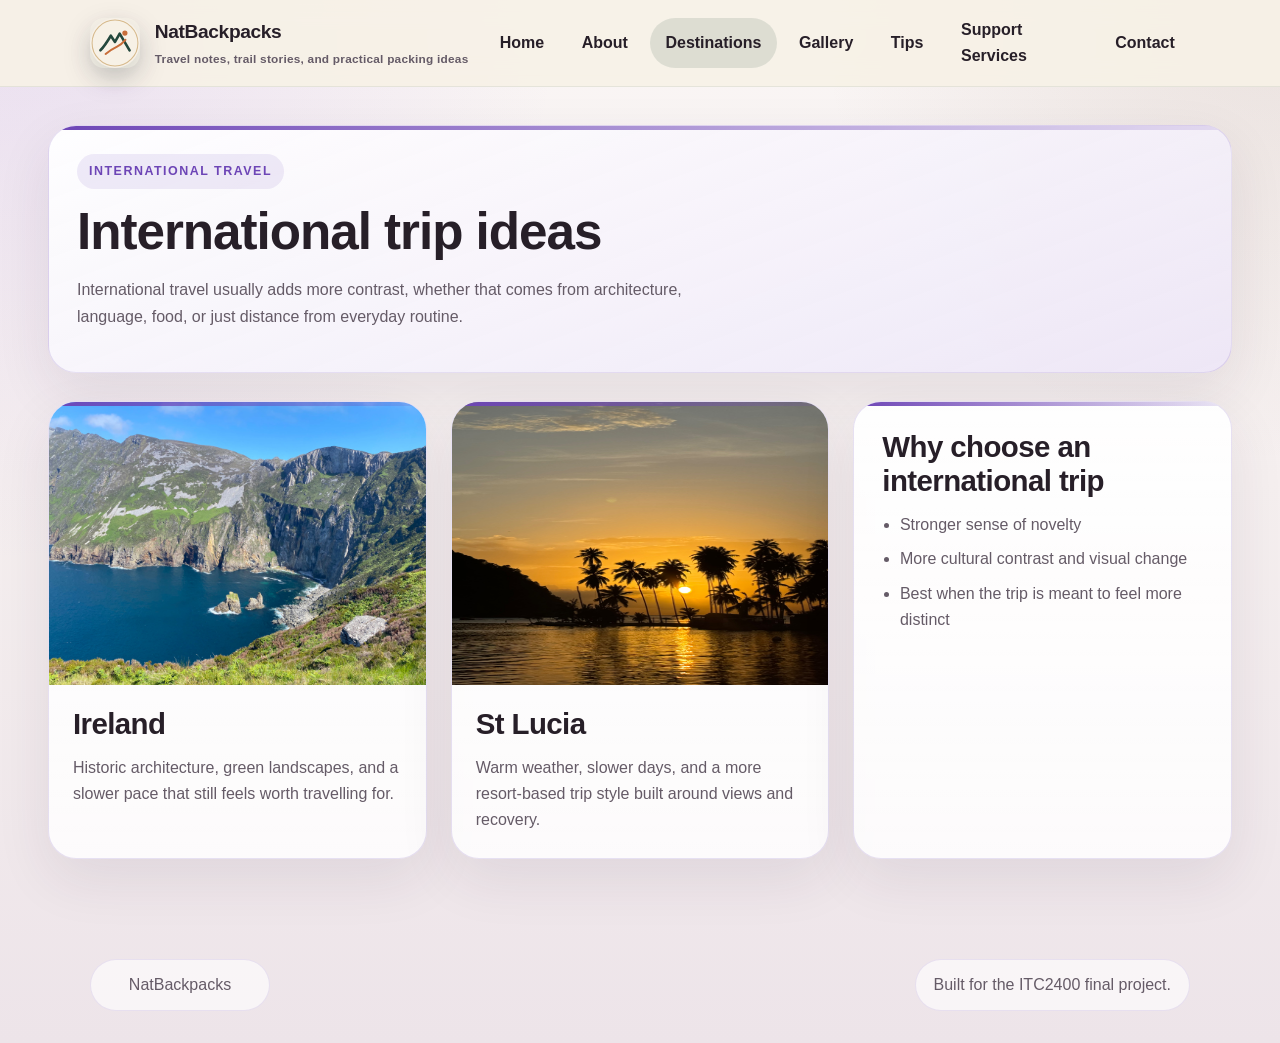
<file: international.html>
<!DOCTYPE html>
<html lang="en">
<head>
  <meta charset="UTF-8">
  <meta name="viewport" content="width=device-width, initial-scale=1.0">
  <title>International Trips | NatBackpacks</title>
  <link rel="stylesheet" href="css/styles.css">
    <script defer src="js/script.js"></script>
  </head>
<body>
  <header class="site-header">
      <div class="container header-inner">
        <a class="brand" href="index.html" aria-label="NatBackpacks home">
          <span class="brand-mark" aria-hidden="true"><img src="images/logo-mark.svg" alt=""></span>
          <span class="brand-copy">
            <span class="brand-title">NatBackpacks</span>
            <span class="brand-tag">Travel notes, trail stories, and practical packing ideas</span>
          </span>
        </a>
        <button class="nav-toggle" aria-label="Open navigation" aria-expanded="false">☰</button>
        <nav class="site-nav" aria-label="Primary navigation">
          <ul>
            <li><a href="index.html">Home</a></li>
            <li><a href="about.html">About</a></li>
            <li><a class="active" href="destinations.html">Destinations</a></li>
            <li><a href="gallery.html">Gallery</a></li>
            <li><a href="tips.html">Tips</a></li>
            <li><a href="services.html">Support Services</a></li>
            <li><a href="contact.html">Contact</a></li>
          </ul>
        </nav>
      </div>
    </header>
  <main>
    <section class="page-header card tint">
      <p class="eyebrow">International travel</p>
      <h1>International trip ideas</h1>
      <p>International travel usually adds more contrast, whether that comes from architecture, language, food, or just distance from everyday routine.</p>
    </section>

    <section class="city-grid">
      <article class="card city-card">
        <img src="images/international-main.jpg" alt="Historic site in Ireland">
        <div class="copy">
          <h2>Ireland</h2>
          <p>Historic architecture, green landscapes, and a slower pace that still feels worth travelling for.</p>
        </div>
      </article>
      <article class="card city-card">
        <img src="images/international-secondary.jpg" alt="Resort interior in St Lucia">
        <div class="copy">
          <h2>St Lucia</h2>
          <p>Warm weather, slower days, and a more resort-based trip style built around views and recovery.</p>
        </div>
      </article>
      <article class="card">
        <h2>Why choose an international trip</h2>
        <ul class="city-list">
          <li>Stronger sense of novelty</li>
          <li>More cultural contrast and visual change</li>
          <li>Best when the trip is meant to feel more distinct</li>
        </ul>
      </article>
    </section>
  </main>

  <footer class="site-footer">
      <div class="container footer-inner">
        <p>NatBackpacks</p>
        <p>Built for the ITC2400 final project.</p>
      </div>
    </footer>

</body>
</html>
</file>
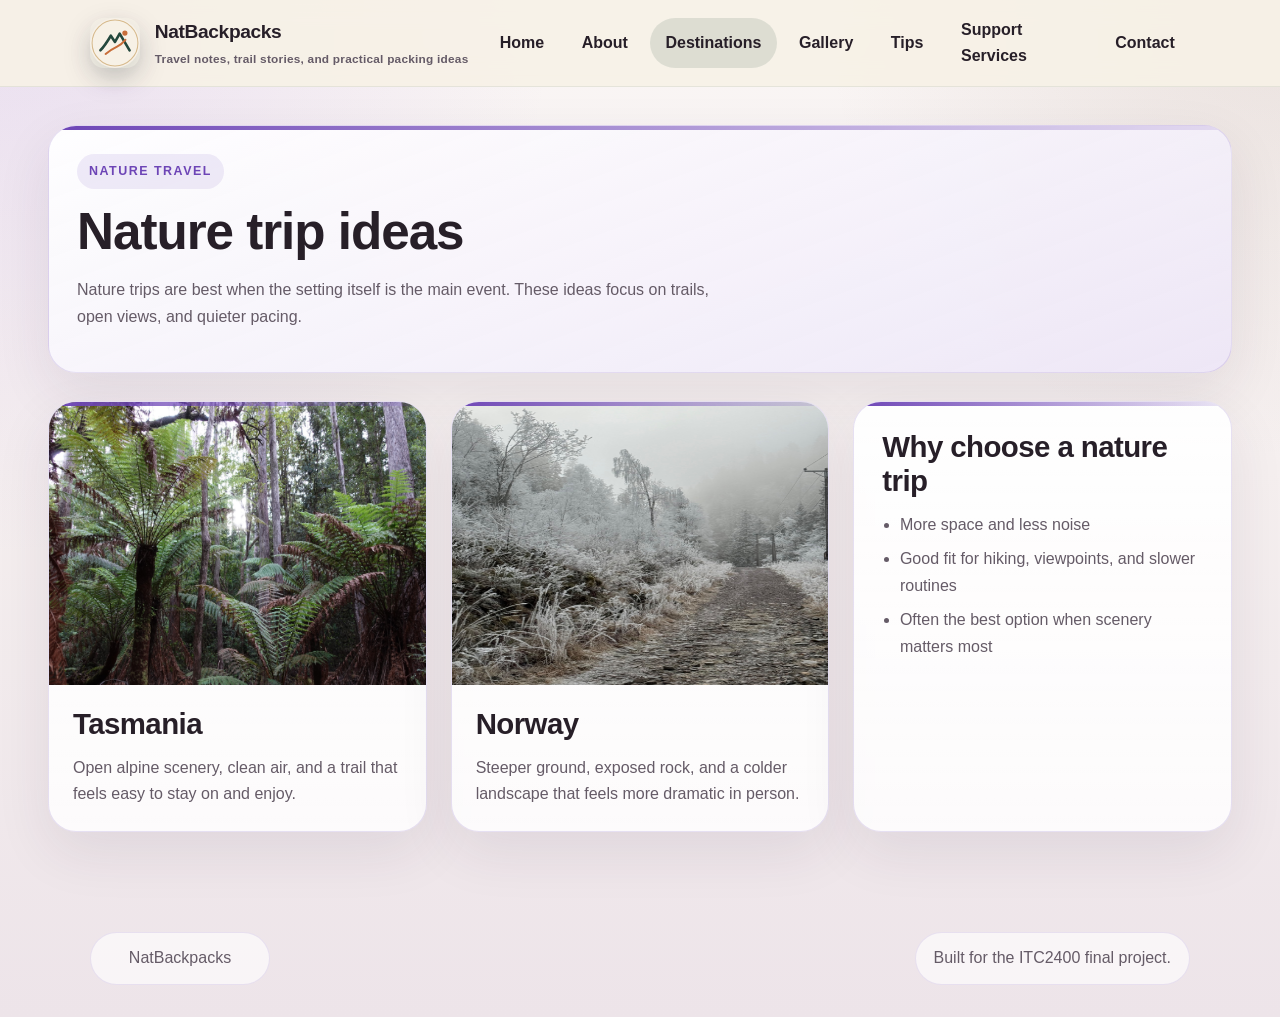
<file: nature.html>
<!DOCTYPE html>
<html lang="en">
<head>
  <meta charset="UTF-8">
  <meta name="viewport" content="width=device-width, initial-scale=1.0">
  <title>Nature Trips | NatBackpacks</title>
  <link rel="stylesheet" href="css/styles.css">
    <script defer src="js/script.js"></script>
  </head>
<body>
  <header class="site-header">
      <div class="container header-inner">
        <a class="brand" href="index.html" aria-label="NatBackpacks home">
          <span class="brand-mark" aria-hidden="true"><img src="images/logo-mark.svg" alt=""></span>
          <span class="brand-copy">
            <span class="brand-title">NatBackpacks</span>
            <span class="brand-tag">Travel notes, trail stories, and practical packing ideas</span>
          </span>
        </a>
        <button class="nav-toggle" aria-label="Open navigation" aria-expanded="false">☰</button>
        <nav class="site-nav" aria-label="Primary navigation">
          <ul>
            <li><a href="index.html">Home</a></li>
            <li><a href="about.html">About</a></li>
            <li><a class="active" href="destinations.html">Destinations</a></li>
            <li><a href="gallery.html">Gallery</a></li>
            <li><a href="tips.html">Tips</a></li>
            <li><a href="services.html">Support Services</a></li>
            <li><a href="contact.html">Contact</a></li>
          </ul>
        </nav>
      </div>
    </header>
  <main>
    <section class="page-header card tint">
      <p class="eyebrow">Nature travel</p>
      <h1>Nature trip ideas</h1>
      <p>Nature trips are best when the setting itself is the main event. These ideas focus on trails, open views, and quieter pacing.</p>
    </section>

    <section class="city-grid">
      <article class="card city-card">
        <img src="images/nature-main.jpg" alt="Boardwalk trail in Tasmania">
        <div class="copy">
          <h2>Tasmania</h2>
          <p>Open alpine scenery, clean air, and a trail that feels easy to stay on and enjoy.</p>
        </div>
      </article>
      <article class="card city-card">
        <img src="images/nature-secondary.jpg" alt="Rocky snow trail in Norway">
        <div class="copy">
          <h2>Norway</h2>
          <p>Steeper ground, exposed rock, and a colder landscape that feels more dramatic in person.</p>
        </div>
      </article>
      <article class="card">
        <h2>Why choose a nature trip</h2>
        <ul class="city-list">
          <li>More space and less noise</li>
          <li>Good fit for hiking, viewpoints, and slower routines</li>
          <li>Often the best option when scenery matters most</li>
        </ul>
      </article>
    </section>
  </main>

  <footer class="site-footer">
      <div class="container footer-inner">
        <p>NatBackpacks</p>
        <p>Built for the ITC2400 final project.</p>
      </div>
    </footer>

</body>
</html>
</file>
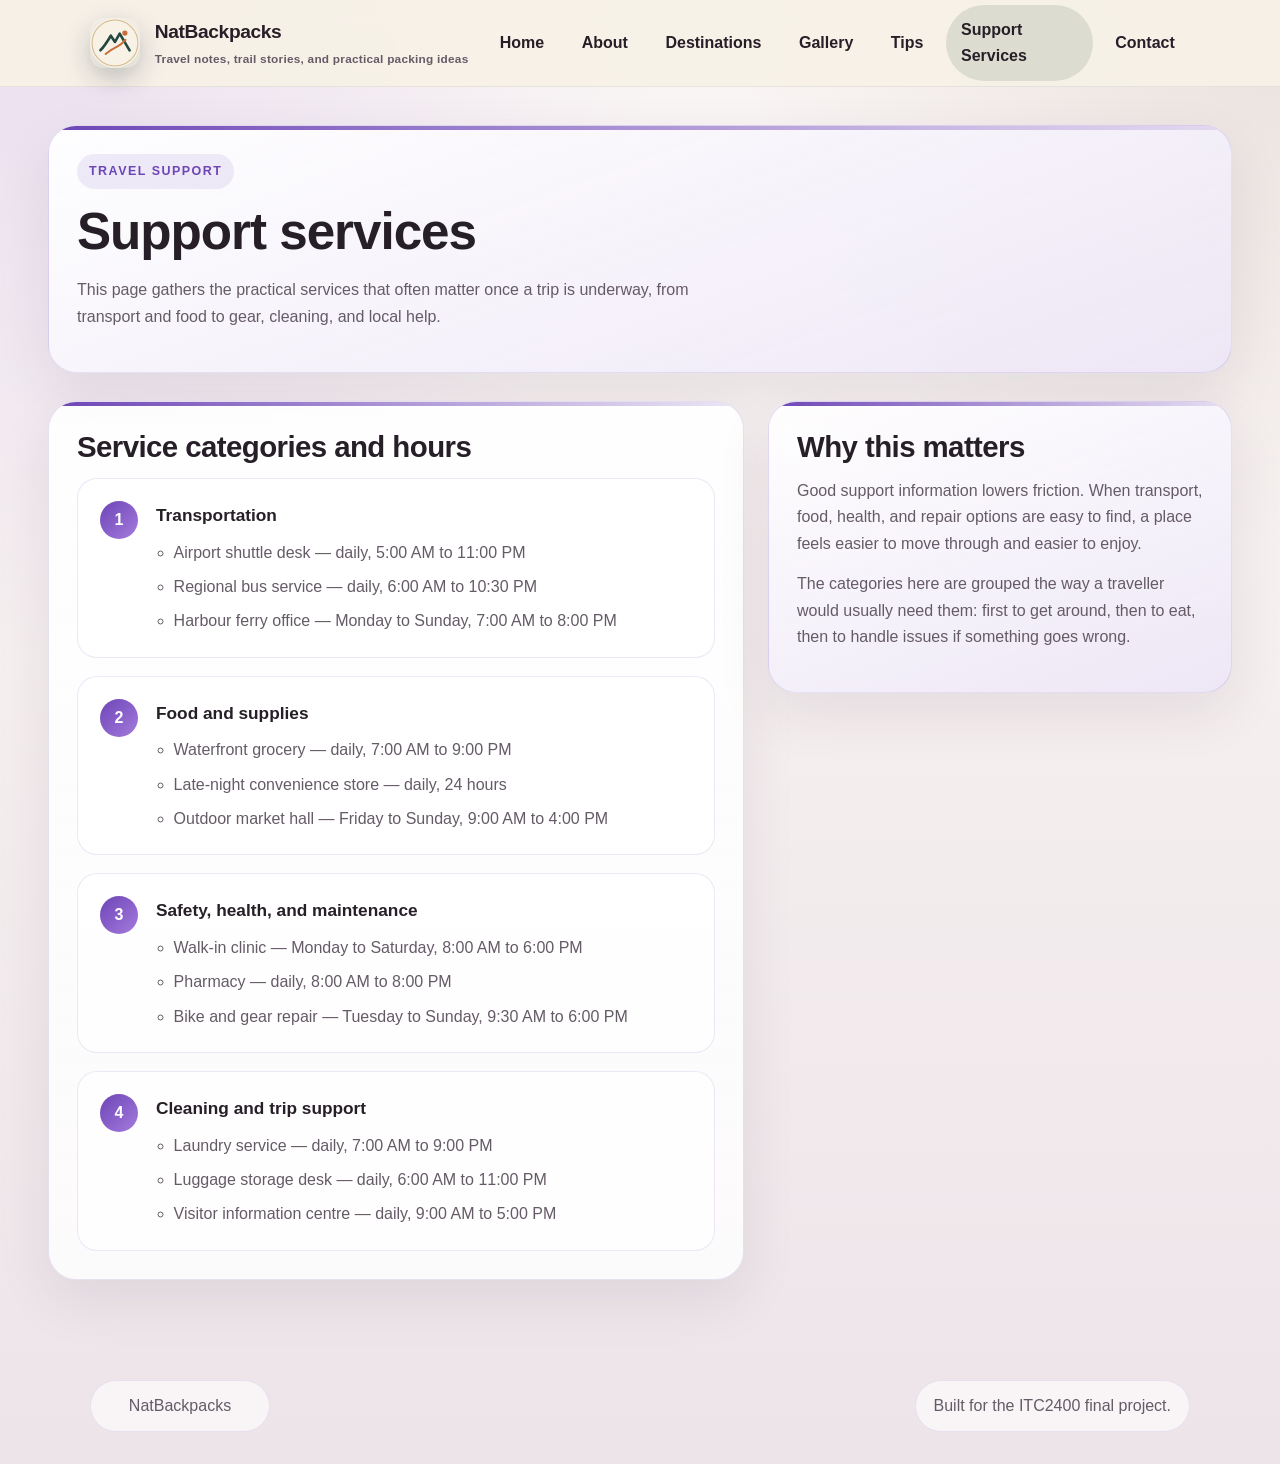
<file: services.html>
<!DOCTYPE html>
<html lang="en">
<head>
  <meta charset="UTF-8">
  <meta name="viewport" content="width=device-width, initial-scale=1.0">
  <title>Support Services | NatBackpacks</title>
  <link rel="stylesheet" href="css/styles.css">
    <script defer src="js/script.js"></script>
  </head>
<body>
  <header class="site-header">
      <div class="container header-inner">
        <a class="brand" href="index.html" aria-label="NatBackpacks home">
          <span class="brand-mark" aria-hidden="true"><img src="images/logo-mark.svg" alt=""></span>
          <span class="brand-copy">
            <span class="brand-title">NatBackpacks</span>
            <span class="brand-tag">Travel notes, trail stories, and practical packing ideas</span>
          </span>
        </a>
        <button class="nav-toggle" aria-label="Open navigation" aria-expanded="false">☰</button>
        <nav class="site-nav" aria-label="Primary navigation">
          <ul>
            <li><a href="index.html">Home</a></li>
            <li><a href="about.html">About</a></li>
            <li><a href="destinations.html">Destinations</a></li>
            <li><a href="gallery.html">Gallery</a></li>
            <li><a href="tips.html">Tips</a></li>
            <li><a class="active" href="services.html">Support Services</a></li>
            <li><a href="contact.html">Contact</a></li>
          </ul>
        </nav>
      </div>
    </header>

  <main>
    <section class="page-header card tint">
      <p class="eyebrow">Travel support</p>
      <h1>Support services</h1>
      <p>This page gathers the practical services that often matter once a trip is underway, from transport and food to gear, cleaning, and local help.</p>
    </section>

    <section class="support-grid">
      <article class="card">
        <h2>Service categories and hours</h2>
        <ol class="service-list">
          <li>
            <strong>Transportation</strong>
            <ul>
              <li>Airport shuttle desk — daily, 5:00 AM to 11:00 PM</li>
              <li>Regional bus service — daily, 6:00 AM to 10:30 PM</li>
              <li>Harbour ferry office — Monday to Sunday, 7:00 AM to 8:00 PM</li>
            </ul>
          </li>
          <li>
            <strong>Food and supplies</strong>
            <ul>
              <li>Waterfront grocery — daily, 7:00 AM to 9:00 PM</li>
              <li>Late-night convenience store — daily, 24 hours</li>
              <li>Outdoor market hall — Friday to Sunday, 9:00 AM to 4:00 PM</li>
            </ul>
          </li>
          <li>
            <strong>Safety, health, and maintenance</strong>
            <ul>
              <li>Walk-in clinic — Monday to Saturday, 8:00 AM to 6:00 PM</li>
              <li>Pharmacy — daily, 8:00 AM to 8:00 PM</li>
              <li>Bike and gear repair — Tuesday to Sunday, 9:30 AM to 6:00 PM</li>
            </ul>
          </li>
          <li>
            <strong>Cleaning and trip support</strong>
            <ul>
              <li>Laundry service — daily, 7:00 AM to 9:00 PM</li>
              <li>Luggage storage desk — daily, 6:00 AM to 11:00 PM</li>
              <li>Visitor information centre — daily, 9:00 AM to 5:00 PM</li>
            </ul>
          </li>
        </ol>
      </article>

      <aside class="card tint">
        <h2>Why this matters</h2>
        <p>Good support information lowers friction. When transport, food, health, and repair options are easy to find, a place feels easier to move through and easier to enjoy.</p>
        <p>The categories here are grouped the way a traveller would usually need them: first to get around, then to eat, then to handle issues if something goes wrong.</p>
      </aside>
    </section>
  </main>

  <footer class="site-footer">
      <div class="container footer-inner">
        <p>NatBackpacks</p>
        <p>Built for the ITC2400 final project.</p>
      </div>
    </footer>
</body>
</html>
</file>
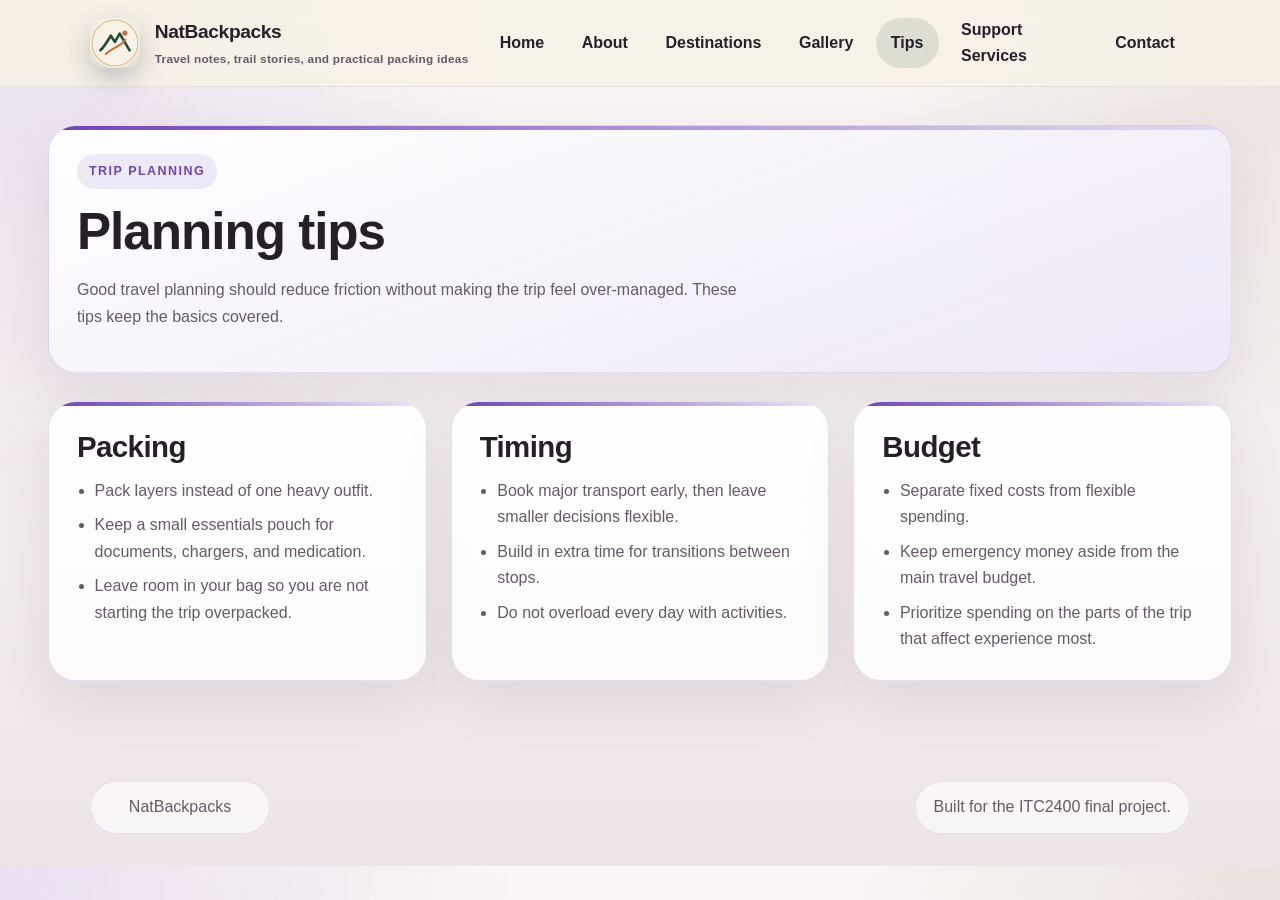
<file: tips.html>
<!DOCTYPE html>
<html lang="en">
<head>
  <meta charset="UTF-8">
  <meta name="viewport" content="width=device-width, initial-scale=1.0">
  <title>Planning Tips | NatBackpacks</title>
  <link rel="stylesheet" href="css/styles.css">
    <script defer src="js/script.js"></script>
  </head>
<body>
  <header class="site-header">
      <div class="container header-inner">
        <a class="brand" href="index.html" aria-label="NatBackpacks home">
          <span class="brand-mark" aria-hidden="true"><img src="images/logo-mark.svg" alt=""></span>
          <span class="brand-copy">
            <span class="brand-title">NatBackpacks</span>
            <span class="brand-tag">Travel notes, trail stories, and practical packing ideas</span>
          </span>
        </a>
        <button class="nav-toggle" aria-label="Open navigation" aria-expanded="false">☰</button>
        <nav class="site-nav" aria-label="Primary navigation">
          <ul>
            <li><a href="index.html">Home</a></li>
            <li><a href="about.html">About</a></li>
            <li><a href="destinations.html">Destinations</a></li>
            <li><a href="gallery.html">Gallery</a></li>
            <li><a class="active" href="tips.html">Tips</a></li>
            <li><a href="services.html">Support Services</a></li>
            <li><a href="contact.html">Contact</a></li>
          </ul>
        </nav>
      </div>
    </header>
  <main>
    <section class="page-header card tint">
      <p class="eyebrow">Trip planning</p>
      <h1>Planning tips</h1>
      <p>Good travel planning should reduce friction without making the trip feel over-managed. These tips keep the basics covered.</p>
    </section>

    <section class="tips-grid">
      <article class="card">
        <h2>Packing</h2>
        <ul class="tip-list">
          <li>Pack layers instead of one heavy outfit.</li>
          <li>Keep a small essentials pouch for documents, chargers, and medication.</li>
          <li>Leave room in your bag so you are not starting the trip overpacked.</li>
        </ul>
      </article>
      <article class="card">
        <h2>Timing</h2>
        <ul class="tip-list">
          <li>Book major transport early, then leave smaller decisions flexible.</li>
          <li>Build in extra time for transitions between stops.</li>
          <li>Do not overload every day with activities.</li>
        </ul>
      </article>
      <article class="card">
        <h2>Budget</h2>
        <ul class="tip-list">
          <li>Separate fixed costs from flexible spending.</li>
          <li>Keep emergency money aside from the main travel budget.</li>
          <li>Prioritize spending on the parts of the trip that affect experience most.</li>
        </ul>
      </article>
    </section>
  </main>

  <footer class="site-footer">
      <div class="container footer-inner">
        <p>NatBackpacks</p>
        <p>Built for the ITC2400 final project.</p>
      </div>
    </footer>

</body>
</html>
</file>
<file: css/styles.css>
/* ===== Base ===== */
:root {
  --bg: #f5efef;
  --bg-deep: #ede4e9;
  --surface: rgba(255, 255, 255, 0.82);
  --surface-strong: rgba(255, 255, 255, 0.92);
  --stroke: rgba(109, 69, 182, 0.16);
  --stroke-strong: rgba(109, 69, 182, 0.28);
  --text: #271f28;
  --muted: #655b67;
  --accent: #6d45b6;
  --accent-soft: #a57bdd;
  --warm: #8d6a59;
  --shadow: 0 20px 55px rgba(56, 34, 71, 0.09);
  --radius-lg: 28px;
  --radius-md: 20px;
  --radius-sm: 14px;
}

* {
  box-sizing: border-box;
}

html {
  scroll-behavior: smooth;
}

body {
  margin: 0;
  font-family: "Inter", "Segoe UI", Roboto, Helvetica, Arial, sans-serif;
  color: var(--text);
  line-height: 1.65;
  background:
    radial-gradient(circle at top left, rgba(165, 123, 221, 0.18), transparent 34%),
    radial-gradient(circle at top right, rgba(141, 106, 89, 0.14), transparent 28%),
    linear-gradient(180deg, #faf6f5 0%, var(--bg) 46%, var(--bg-deep) 100%);
}

img {
  display: block;
  width: 100%;
}

figure {
  margin: 0;
}

a {
  color: var(--accent);
  text-decoration: none;
}

a:hover {
  color: #59339f;
}

main {
  max-width: 1240px;
  margin: 0 auto;
  padding: 38px 28px 72px;
}

section {
  margin-bottom: 28px;
}

h1,
h2,
h3 {
  margin-top: 0;
  line-height: 1.15;
  letter-spacing: -0.02em;
}

h1 {
  font-size: clamp(2.4rem, 4vw, 4.2rem);
  margin-bottom: 16px;
}

h2 {
  font-size: clamp(1.55rem, 2.3vw, 2.15rem);
  margin-bottom: 14px;
}

h3 {
  font-size: 1.15rem;
  margin-bottom: 10px;
}

p,
li,
label,
input,
select,
textarea,
button {
  font-size: 1rem;
}

p {
  margin: 0 0 14px;
  color: var(--muted);
}

ul,
ol {
  margin: 0;
  padding-left: 1.2rem;
}

/* ===== Header / Nav ===== */
.site-header {
  position: sticky;
  top: 0;
  z-index: 20;
  backdrop-filter: blur(16px);
  background: rgba(250, 246, 245, 0.76);
  border-bottom: 1px solid rgba(109, 69, 182, 0.1);
}

.logo-wrap {
  max-width: 1240px;
  margin: 0 auto;
  padding: 16px 28px;
  display: flex;
  align-items: center;
  justify-content: space-between;
  gap: 24px;
}

.brand {
  display: inline-flex;
  align-items: center;
  gap: 12px;
  font-size: 1.2rem;
  font-weight: 800;
  color: var(--text);
  letter-spacing: -0.02em;
}

.brand img {
  width: 46px;
  height: 46px;
  border-radius: 14px;
  object-fit: cover;
  box-shadow: 0 10px 30px rgba(56, 34, 71, 0.14);
}

.accent {
  color: var(--accent);
}

.site-nav {
  flex: 1;
}

.nav-list {
  display: flex;
  justify-content: flex-end;
  flex-wrap: wrap;
  gap: 10px;
  list-style: none;
  padding: 0;
  margin: 0;
}

.nav-list a {
  display: inline-flex;
  align-items: center;
  justify-content: center;
  padding: 10px 16px;
  border-radius: 999px;
  border: 1px solid rgba(109, 69, 182, 0.14);
  background: rgba(255, 255, 255, 0.58);
  color: var(--text);
  font-weight: 600;
  transition: transform 0.2s ease, box-shadow 0.2s ease, background 0.2s ease, color 0.2s ease;
}

.nav-list a:hover,
.nav-list a:focus-visible,
.nav-list a.active {
  background: linear-gradient(135deg, var(--accent), var(--accent-soft));
  color: #fff;
  box-shadow: 0 12px 28px rgba(109, 69, 182, 0.24);
  transform: translateY(-1px);
}

/* ===== Shared card system ===== */
.card,
.page-header,
.contact-form-card {
  position: relative;
  overflow: hidden;
  padding: 28px;
  border-radius: var(--radius-lg);
  border: 1px solid var(--stroke);
  background: linear-gradient(180deg, var(--surface-strong), var(--surface));
  box-shadow: var(--shadow);
}

.card::before,
.page-header::before,
.contact-form-card::before {
  content: "";
  position: absolute;
  inset: 0 auto auto 0;
  width: 100%;
  height: 4px;
  background: linear-gradient(90deg, var(--accent), rgba(109, 69, 182, 0.12));
}

.tint {
  background: linear-gradient(160deg, rgba(255, 255, 255, 0.95), rgba(236, 229, 247, 0.86));
}

.eyebrow {
  display: inline-flex;
  margin-bottom: 14px;
  padding: 7px 12px;
  border-radius: 999px;
  background: rgba(109, 69, 182, 0.1);
  color: var(--accent);
  font-size: 0.78rem;
  font-weight: 800;
  letter-spacing: 0.12em;
  text-transform: uppercase;
}

.section-head {
  margin-top: 8px;
  margin-bottom: 10px;
}

.section-title {
  margin-bottom: 0;
}

/* ===== Buttons ===== */
.button,
button.button {
  display: inline-flex;
  align-items: center;
  justify-content: center;
  gap: 8px;
  padding: 12px 18px;
  border: 1px solid transparent;
  border-radius: 999px;
  background: linear-gradient(135deg, var(--accent), var(--accent-soft));
  color: #fff;
  font-weight: 700;
  box-shadow: 0 16px 32px rgba(109, 69, 182, 0.2);
  cursor: pointer;
  transition: transform 0.2s ease, box-shadow 0.2s ease, filter 0.2s ease;
}

.button:hover,
button.button:hover {
  color: #fff;
  transform: translateY(-1px);
  box-shadow: 0 18px 36px rgba(109, 69, 182, 0.26);
  filter: saturate(1.03);
}

.button.secondary,
button.button.secondary {
  border-color: var(--stroke-strong);
  background: rgba(255, 255, 255, 0.72);
  color: var(--text);
  box-shadow: none;
}

.button.secondary:hover,
button.button.secondary:hover {
  color: var(--text);
  background: #fff;
  box-shadow: 0 12px 30px rgba(56, 34, 71, 0.08);
}

.button.small {
  padding: 10px 14px;
  font-size: 0.94rem;
}

.hero-actions,
.form-actions {
  display: flex;
  flex-wrap: wrap;
  gap: 12px;
  margin-top: 22px;
}

/* ===== Home page ===== */
.hero-grid,
.feature-grid,
.page-grid,
.support-grid,
.contact-grid,
.destination-grid,
.city-grid,
.tips-grid,
.gallery-grid {
  display: grid;
  gap: 24px;
}

.hero-grid {
  grid-template-columns: 1.25fr 0.9fr;
  align-items: start;
}

.hero-copy {
  min-height: 100%;
}

.hero-copy p:last-of-type {
  max-width: 64ch;
}

.hero-stack {
  display: grid;
  gap: 24px;
}

.cards {
  display: grid;
  gap: 18px;
}

.hero-visual {
  padding: 0;
  grid-column: 1 / -1;
}

.hero-visual img,
.photo-card img,
.gallery-item img {
  width: 100%;
  height: 100%;
  object-fit: cover;
}

.hero-visual img {
  max-height: 500px;
}

.feature-grid {
  grid-template-columns: 1.1fr 0.9fr;
  align-items: stretch;
}

.photo-card,
.image-card {
  padding: 0;
}

.photo-card .copy {
  padding: 24px 28px 28px;
}

/* ===== Content pages ===== */
.page-header p:last-of-type {
  max-width: 75ch;
}

.page-grid,
.support-grid,
.contact-grid {
  grid-template-columns: 1.2fr 0.8fr;
  align-items: start;
}

.page-grid img,
.gallery-item img {
  border-radius: calc(var(--radius-lg) - 2px);
}

.destination-grid,
.city-grid,
.tips-grid,
.gallery-grid {
  grid-template-columns: repeat(3, minmax(0, 1fr));
}

.destination-card,
.city-card,
.tips-card,
.gallery-item {
  padding: 0;
}

.destination-card img,
.city-card img,
.tips-card img,
.gallery-item img {
  aspect-ratio: 4 / 3;
}

.destination-card .copy,
.city-card .copy,
.tips-card .copy,
.gallery-item figcaption {
  padding: 22px 24px 24px;
}

.destination-card p,
.city-card p,
.tips-card p,
.gallery-item figcaption {
  margin-bottom: 0;
}

.gallery-item figcaption {
  color: var(--muted);
}

/* ===== Lists ===== */
.service-list {
  counter-reset: service;
  list-style: none;
  padding: 0;
}

.service-list > li {
  position: relative;
  margin-bottom: 18px;
  padding: 22px 22px 22px 78px;
  border: 1px solid rgba(109, 69, 182, 0.12);
  border-radius: var(--radius-md);
  background: rgba(255, 255, 255, 0.7);
}

.service-list > li:last-child {
  margin-bottom: 0;
}

.service-list > li::before {
  counter-increment: service;
  content: counter(service);
  position: absolute;
  left: 22px;
  top: 22px;
  width: 38px;
  height: 38px;
  border-radius: 50%;
  display: grid;
  place-items: center;
  background: linear-gradient(135deg, var(--accent), var(--accent-soft));
  color: #fff;
  font-weight: 800;
}

.service-list strong {
  display: block;
  margin-bottom: 10px;
  color: var(--text);
  font-size: 1.08rem;
}

.service-list ul,
.city-list,
.tip-list {
  padding-left: 1.1rem;
}

.service-list li li,
.city-list li,
.tip-list li {
  margin-bottom: 8px;
  color: var(--muted);
}

.service-list li li:last-child,
.city-list li:last-child,
.tip-list li:last-child {
  margin-bottom: 0;
}

/* ===== Form ===== */
form {
  width: 100%;
}

.form-grid {
  display: grid;
  grid-template-columns: repeat(2, minmax(0, 1fr));
  gap: 18px;
}

label {
  display: block;
  margin-bottom: 8px;
  color: var(--text);
  font-weight: 700;
}

input,
select,
textarea {
  width: 100%;
  padding: 14px 16px;
  border-radius: 16px;
  border: 1px solid rgba(109, 69, 182, 0.18);
  background: rgba(255, 255, 255, 0.88);
  color: var(--text);
  outline: none;
  transition: border-color 0.2s ease, box-shadow 0.2s ease, background 0.2s ease;
}

select,
textarea,
.form-grid + label {
  margin-top: 6px;
}

input:focus,
select:focus,
textarea:focus {
  border-color: var(--accent);
  box-shadow: 0 0 0 4px rgba(109, 69, 182, 0.12);
  background: #fff;
}

textarea {
  resize: vertical;
  min-height: 150px;
}

.field-error {
  min-height: 20px;
  margin: 8px 0 0;
  color: #b44444;
  font-size: 0.9rem;
}

.success-message {
  min-height: 24px;
  margin-top: 18px;
  color: #206a55;
  font-weight: 700;
}

/* ===== Footer ===== */
footer {
  padding: 0 28px 32px;
  text-align: center;
}

footer p {
  display: inline-flex;
  align-items: center;
  justify-content: center;
  min-width: 180px;
  margin: 0;
  padding: 12px 18px;
  border-radius: 999px;
  background: rgba(255, 255, 255, 0.62);
  border: 1px solid rgba(109, 69, 182, 0.12);
  color: var(--muted);
}

/* ===== Responsive ===== */
@media (max-width: 1080px) {
  .hero-grid,
  .feature-grid,
  .page-grid,
  .support-grid,
  .contact-grid {
    grid-template-columns: 1fr;
  }

  .destination-grid,
  .city-grid,
  .tips-grid,
  .gallery-grid {
    grid-template-columns: repeat(2, minmax(0, 1fr));
  }

  .logo-wrap {
    flex-direction: column;
    align-items: stretch;
  }

  .site-nav {
    width: 100%;
  }

  .nav-list {
    justify-content: flex-start;
  }
}

@media (max-width: 720px) {
  main {
    padding: 26px 16px 52px;
  }

  .logo-wrap {
    padding: 14px 16px;
  }

  .card,
  .page-header,
  .contact-form-card {
    padding: 22px;
    border-radius: 22px;
  }

  .destination-grid,
  .city-grid,
  .tips-grid,
  .gallery-grid,
  .form-grid {
    grid-template-columns: 1fr;
  }

  .nav-list {
    gap: 8px;
  }

  .nav-list a {
    padding: 9px 13px;
    font-size: 0.95rem;
  }

  .hero-actions,
  .form-actions {
    flex-direction: column;
    align-items: stretch;
  }

  .service-list > li {
    padding: 72px 18px 18px;
  }

  .service-list > li::before {
    left: 18px;
    top: 18px;
  }

  footer {
    padding: 0 16px 24px;
  }
}

/* Final refinement pass */
.brand {
  gap: 0.95rem;
}

.logo-badge {
  display: grid;
  place-items: center;
  width: 52px;
  height: 52px;
  border-radius: 16px;
  background: linear-gradient(145deg, var(--navy), #2f64c9);
  color: #fff;
  font-weight: 800;
  font-size: 1rem;
  letter-spacing: 0.18em;
  text-indent: 0.18em;
  box-shadow: 0 18px 34px rgba(19, 39, 84, 0.2);
  border: 1px solid rgba(255, 255, 255, 0.16);
  transition: transform 0.25s ease, box-shadow 0.25s ease;
}

.brand-name {
  display: inline-flex;
  align-items: baseline;
  gap: 0.2rem;
  color: var(--navy);
  font-weight: 800;
  font-size: 1.22rem;
  letter-spacing: 0.02em;
}

.brand-name span {
  color: var(--blue);
}

.brand:hover .logo-badge,
.brand:focus-visible .logo-badge {
  transform: translateY(-1px);
  box-shadow: 0 22px 38px rgba(19, 39, 84, 0.24);
}

.about-section {
  align-items: stretch;
}

.about-photo {
  padding: 0;
  overflow: hidden;
}

.about-photo img {
  width: 100%;
  aspect-ratio: 4 / 5;
  object-fit: cover;
  object-position: center 20%;
}

.about-photo figcaption {
  padding: 1rem 1.35rem 1.35rem;
  color: var(--muted);
}

.gallery-item {
  position: relative;
  overflow: hidden;
  isolation: isolate;
}

.gallery-item img {
  transition: transform 0.45s ease, filter 0.45s ease;
}

.gallery-item figcaption {
  position: absolute;
  inset: auto 0 0 0;
  padding: 1.05rem 1.1rem 1.15rem;
  background: linear-gradient(180deg, rgba(8, 15, 35, 0) 0%, rgba(8, 15, 35, 0.82) 100%);
  color: #fff;
  opacity: 0;
  transform: translateY(18px);
  transition: opacity 0.3s ease, transform 0.3s ease;
  pointer-events: none;
}

.gallery-item:hover img,
.gallery-item:focus-within img,
.gallery-item:focus img {
  transform: scale(1.04);
  filter: saturate(1.06);
}

.gallery-item:hover figcaption,
.gallery-item:focus-within figcaption,
.gallery-item:focus figcaption {
  opacity: 1;
  transform: translateY(0);
}

.gallery-location {
  display: block;
  margin-bottom: 0.4rem;
  font-size: 0.78rem;
  text-transform: uppercase;
  letter-spacing: 0.16em;
  color: rgba(255, 255, 255, 0.74);
}

.gallery-copy {
  display: block;
  color: #fff;
  line-height: 1.5;
}

@media (hover: none) {
  .gallery-item figcaption {
    opacity: 1;
    transform: translateY(0);
  }
}

@media (max-width: 700px) {
  .logo-badge {
    width: 46px;
    height: 46px;
    border-radius: 14px;
    font-size: 0.92rem;
  }

  .brand-name {
    font-size: 1.02rem;
  }
}


.brand {
  gap: 0.95rem;
}

.brand-mark {
  width: 3.1rem;
  height: 3.1rem;
  border-radius: 999px;
  display: inline-flex;
  align-items: center;
  justify-content: center;
  box-shadow: 0 10px 22px rgba(36, 72, 61, 0.15);
  flex-shrink: 0;
}

.brand-mark img {
  width: 100%;
  height: 100%;
  display: block;
}

.brand-copy {
  display: grid;
  gap: 0.12rem;
}

.brand-tag {
  font-size: 0.74rem;
  color: var(--muted);
  letter-spacing: 0.02em;
}

.compact-intro {
  padding: 3rem 0 1.4rem;
}

.home-hero-split {
  padding-top: 2.8rem;
  background:
    radial-gradient(circle at top right, rgba(214, 185, 139, 0.28), transparent 32%),
    linear-gradient(180deg, #fbf7f0 0%, #f3ecdf 100%);
}

.hero-split {
  display: grid;
  grid-template-columns: minmax(0, 1.05fr) minmax(320px, 0.95fr);
  gap: 2.2rem;
  align-items: center;
}

.home-hero .hero-copy {
  max-width: 100%;
}

.home-hero h1 {
  max-width: 11ch;
}

.hero-pills {
  list-style: none;
  padding: 0;
  margin: 1.25rem 0 0;
  display: flex;
  flex-wrap: wrap;
  gap: 0.75rem;
}

.hero-pills li {
  background: rgba(255, 255, 255, 0.78);
  border: 1px solid rgba(36, 72, 61, 0.1);
  border-radius: 999px;
  padding: 0.55rem 0.9rem;
  font-size: 0.92rem;
  color: var(--text);
  box-shadow: 0 8px 18px rgba(36, 72, 61, 0.05);
}

.hero-mosaic {
  display: grid;
  grid-template-columns: 1.15fr 0.85fr;
  grid-template-rows: 1fr 1fr;
  gap: 1rem;
  min-height: 480px;
}

.hero-shot {
  margin: 0;
  overflow: hidden;
  border-radius: 1.6rem;
  box-shadow: 0 24px 48px rgba(36, 72, 61, 0.14);
  background: #d8d1c4;
}

.hero-shot img {
  width: 100%;
  height: 100%;
  object-fit: cover;
  display: block;
}

.hero-shot-large {
  grid-row: 1 / span 2;
  min-height: 480px;
}

.hero-shot-small {
  min-height: 230px;
}

.accent-shot img {
  object-position: center 42%;
}

.home-value-strip {
  padding-top: 2.2rem;
}

.quick-grid {
  display: grid;
  grid-template-columns: repeat(3, minmax(0, 1fr));
  gap: 1.15rem;
}

.quick-card {
  background: var(--card);
  border-radius: 1.35rem;
  padding: 1.45rem;
  box-shadow: 0 16px 28px rgba(36, 72, 61, 0.08);
  border: 1px solid rgba(36, 72, 61, 0.07);
}

.quick-kicker {
  display: inline-block;
  margin-bottom: 0.85rem;
  color: var(--accent);
  font-weight: 700;
  font-size: 0.82rem;
  letter-spacing: 0.08em;
  text-transform: uppercase;
}

.quick-card h2 {
  font-size: 1.28rem;
  margin-bottom: 0.65rem;
}

.quick-card a {
  display: inline-block;
  margin-top: 0.6rem;
  font-weight: 600;
}

.feature-panel {
  display: grid;
  grid-template-columns: minmax(0, 1.1fr) minmax(260px, 0.9fr);
  gap: 1.25rem;
  background: linear-gradient(135deg, rgba(255,255,255,0.95), rgba(247,241,230,0.95));
  border: 1px solid rgba(36, 72, 61, 0.08);
  border-radius: 1.7rem;
  padding: 1.9rem;
  box-shadow: 0 18px 34px rgba(36, 72, 61, 0.08);
}

.feature-list {
  padding-left: 1.1rem;
  margin: 1rem 0 0;
  display: grid;
  gap: 0.55rem;
}

.feature-stack {
  display: grid;
  gap: 1rem;
}

.mini-panel,
.note-card {
  background: rgba(255, 255, 255, 0.9);
  border: 1px solid rgba(36, 72, 61, 0.08);
  border-radius: 1.25rem;
  padding: 1.1rem 1.15rem;
  box-shadow: 0 12px 24px rgba(36, 72, 61, 0.06);
}

.page-grid {
  align-items: start;
}

.page-copy {
  min-width: 0;
}

.page-grid img,
.page-grid figure img {
  width: 100%;
  max-height: 420px;
  object-fit: cover;
  border-radius: 1.3rem;
}

.about-grid {
  grid-template-columns: minmax(0, 1.1fr) minmax(280px, 0.82fr);
  gap: 1.5rem;
  align-items: start;
}

.about-copy {
  display: grid;
  gap: 1rem;
}

.about-notes {
  display: grid;
  grid-template-columns: repeat(2, minmax(0, 1fr));
  gap: 0.95rem;
  margin-top: 0.25rem;
}

.profile-card {
  margin: 0;
  background: linear-gradient(180deg, rgba(255,255,255,0.98), rgba(247,241,230,0.94));
  border: 1px solid rgba(36, 72, 61, 0.08);
  border-radius: 1.5rem;
  padding: 1rem;
  box-shadow: 0 18px 30px rgba(36, 72, 61, 0.08);
}

.profile-card figcaption {
  margin-top: 0.8rem;
  color: var(--muted);
  font-size: 0.93rem;
}

.profile-photo {
  max-height: 560px !important;
  object-position: center 40%;
}

.gallery-card img {
  width: 100%;
  aspect-ratio: 4 / 3;
  object-fit: cover;
  display: block;
  transition: transform 220ms ease;
}

.gallery-card:hover img,
.gallery-card:focus-within img {
  transform: scale(1.04);
}

@media (max-width: 900px) {
  .hero-split,
  .feature-panel,
  .about-grid,
  .quick-grid,
  .about-notes {
    grid-template-columns: 1fr;
  }

  .hero-mosaic {
    grid-template-columns: 1fr 1fr;
    min-height: auto;
  }

  .hero-shot-large {
    grid-column: 1 / -1;
    grid-row: auto;
    min-height: 310px;
  }

  .hero-shot-small {
    min-height: 180px;
  }

  .brand-tag {
    max-width: 22ch;
    line-height: 1.2;
  }
}

@media (max-width: 640px) {
  .brand-tag {
    display: none;
  }

  .home-hero h1 {
    max-width: 100%;
  }

  .hero-shot-large {
    min-height: 260px;
  }

  .quick-card,
  .feature-panel,
  .profile-card {
    padding: 1.1rem;
  }
}


.container {
  width: min(1100px, calc(100% - 48px));
  margin: 0 auto;
}

.site-header {
  position: sticky;
  top: 0;
  z-index: 20;
  backdrop-filter: blur(12px);
  background: rgba(247, 241, 230, 0.92);
  border-bottom: 1px solid rgba(36, 72, 61, 0.08);
}

.header-inner {
  min-height: 86px;
  display: flex;
  align-items: center;
  justify-content: space-between;
  gap: 1rem;
}

.site-nav ul {
  list-style: none;
  display: flex;
  align-items: center;
  gap: 0.45rem;
  margin: 0;
  padding: 0;
}

.site-nav a {
  display: inline-flex;
  align-items: center;
  justify-content: center;
  padding: 0.72rem 0.95rem;
  border-radius: 999px;
  color: var(--text);
  font-weight: 600;
  transition: background 180ms ease, color 180ms ease, transform 180ms ease;
}

.site-nav a:hover,
.site-nav a:focus-visible,
.site-nav a.active {
  background: rgba(36, 72, 61, 0.12);
  color: var(--forest);
  text-decoration: none;
}

.nav-toggle {
  display: none;
  border: 1px solid rgba(36, 72, 61, 0.15);
  background: rgba(255, 255, 255, 0.8);
  color: var(--forest);
  border-radius: 0.95rem;
  padding: 0.7rem 0.85rem;
  font-size: 1.1rem;
  line-height: 1;
  cursor: pointer;
}

.footer-inner {
  display: flex;
  align-items: center;
  justify-content: space-between;
  gap: 1rem;
  flex-wrap: wrap;
}

@media (max-width: 980px) {
  .nav-toggle {
    display: inline-flex;
  }

  .site-nav {
    position: absolute;
    top: calc(100% + 10px);
    right: 24px;
    left: 24px;
    background: rgba(251, 247, 240, 0.98);
    border: 1px solid rgba(36, 72, 61, 0.1);
    border-radius: 1.2rem;
    box-shadow: 0 18px 36px rgba(36, 72, 61, 0.12);
    padding: 0.7rem;
    display: none;
  }

  .site-nav.open {
    display: block;
  }

  .site-nav ul {
    flex-direction: column;
    align-items: stretch;
  }

  .site-nav a {
    width: 100%;
    justify-content: flex-start;
  }
}
</file>
